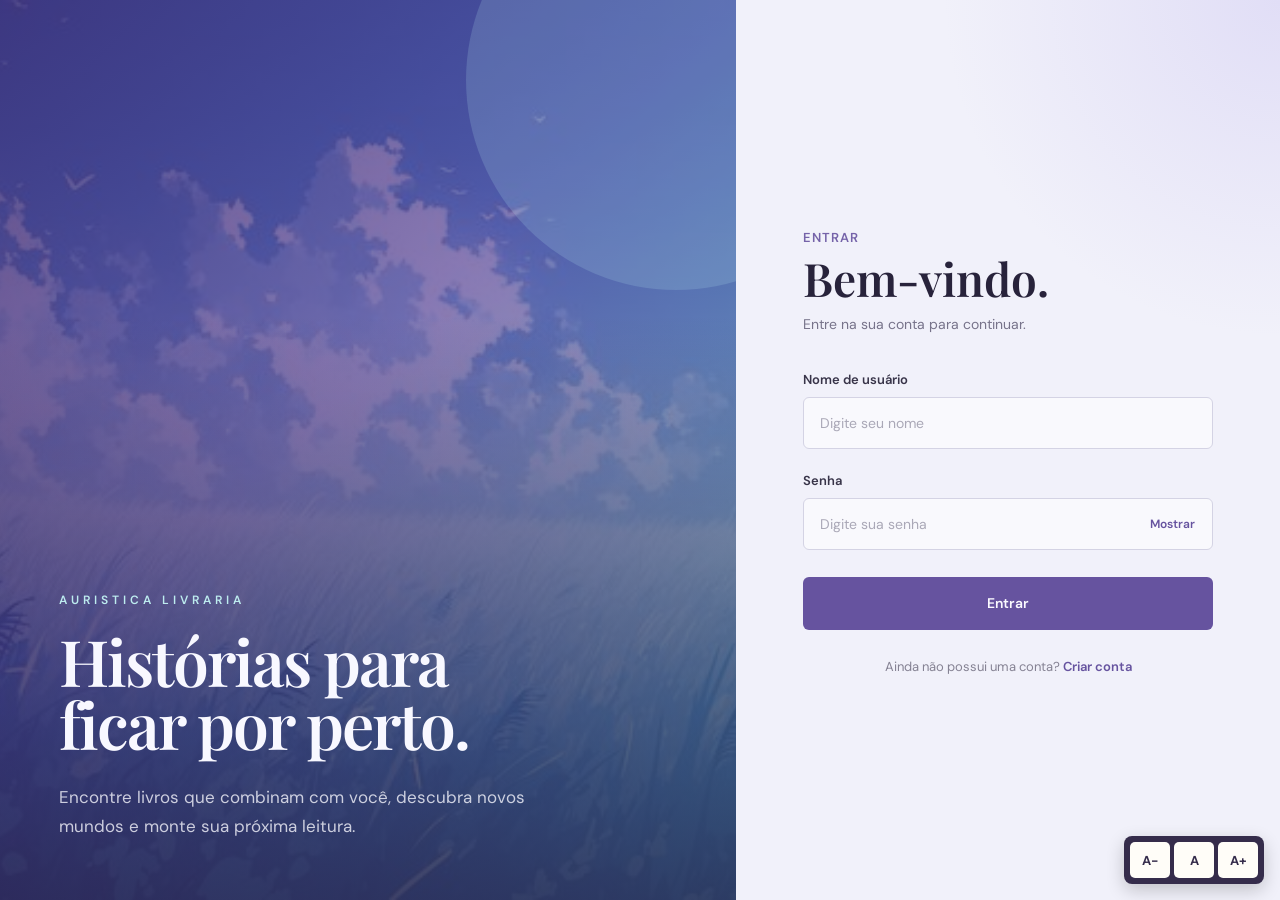
<file: index.html>
<!DOCTYPE html>
<html lang="pt-BR">
<head>
    <meta charset="UTF-8">
    <meta name="viewport" content="width=device-width, initial-scale=1.0">
    <title>Entrar — Livraria</title>
    <link rel="stylesheet" href="./src/login/login.css">
    <link rel="stylesheet" href="./src/css/acessibilidade.css">
</head>
<body>

    <a href="#conteudo" class="pular-conteudo">Pular para o formulário</a>

    <div class="login-page">

        <div class="login-visual">
            <div class="visual-content">
                <span class="eyebrow">AURISTICA LIVRARIA</span>
                <h1>Histórias para<br>ficar por perto.</h1>
                <p>
                    Encontre livros que combinam com você,
                    descubra novos mundos e monte sua próxima leitura.
                </p>
            </div>
        </div>

        <main class="login-area" id="conteudo">

            <div class="login-box">

                <div class="login-heading">
                    <span>ENTRAR</span>
                    <h2>Bem-vindo.</h2>
                    <p>Entre na sua conta para continuar.</p>
                </div>

                <form id="form-login" novalidate>

                    <div class="field">
                        <label for="usuario">Nome de usuário</label>
                        <input
                            type="text"
                            id="usuario"
                            placeholder="Digite seu nome"
                            autocomplete="username"
                            aria-describedby="usuario-erro"
                            required
                        >
                        <span class="erro" id="usuario-erro" aria-live="polite"></span>
                    </div>

                    <div class="field">
                        <label for="senha">Senha</label>
                        <div class="senha-wrapper">
                            <input
                                type="password"
                                id="senha"
                                placeholder="Digite sua senha"
                                autocomplete="current-password"
                                aria-describedby="senha-erro"
                                required
                            >
                            <button type="button" class="mostrar-senha" aria-controls="senha" aria-pressed="false">Mostrar</button>
                        </div>
                        <span class="erro" id="senha-erro" aria-live="polite"></span>
                    </div>

                    <button type="submit">Entrar</button>

                </form>

                <div class="login-footer">
                    Ainda não possui uma conta?
                    <a href="./src/login/register.html">Criar conta</a>
                </div>

            </div>

        </main>

    </div>

    <script src="./src/js/storage.js"></script>
    <script src="./src/js/login.js"></script>
    <script src="./src/js/acessibilidade.js"></script>

</body>
</html>
</file>
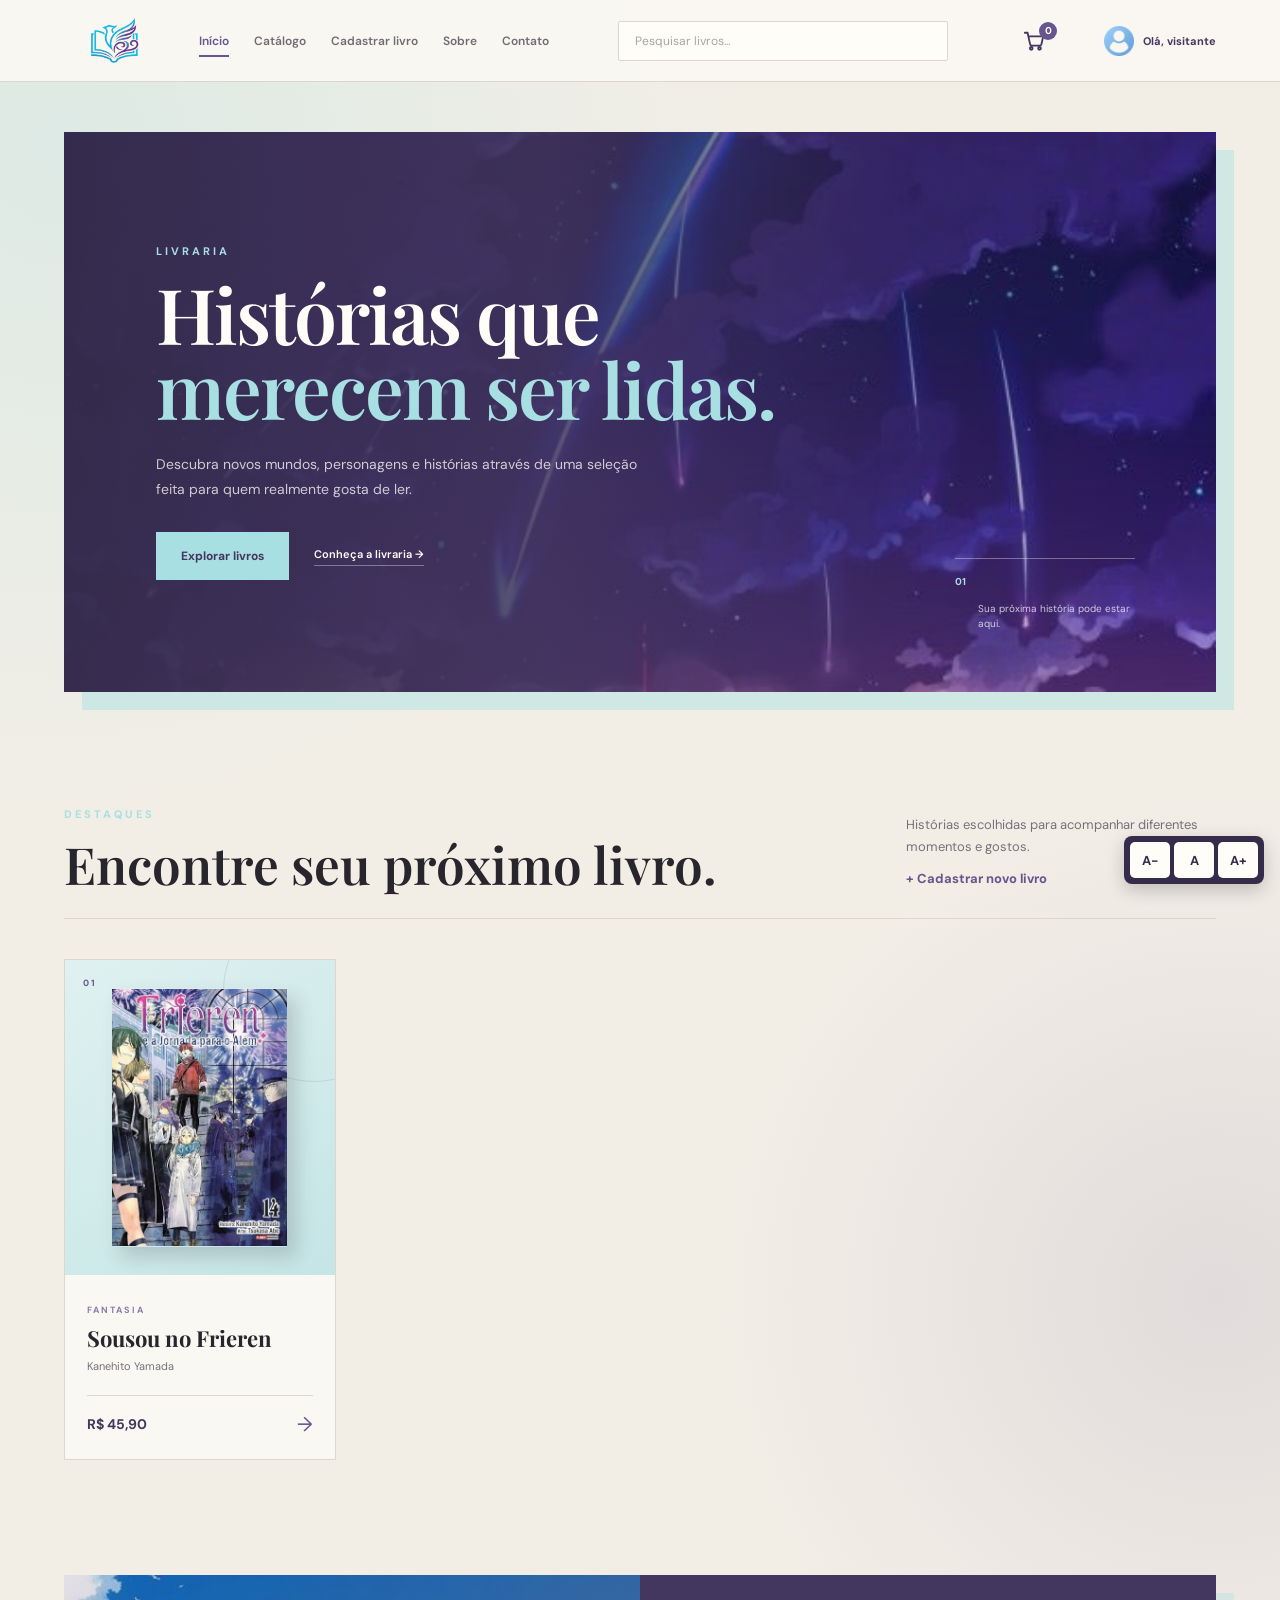
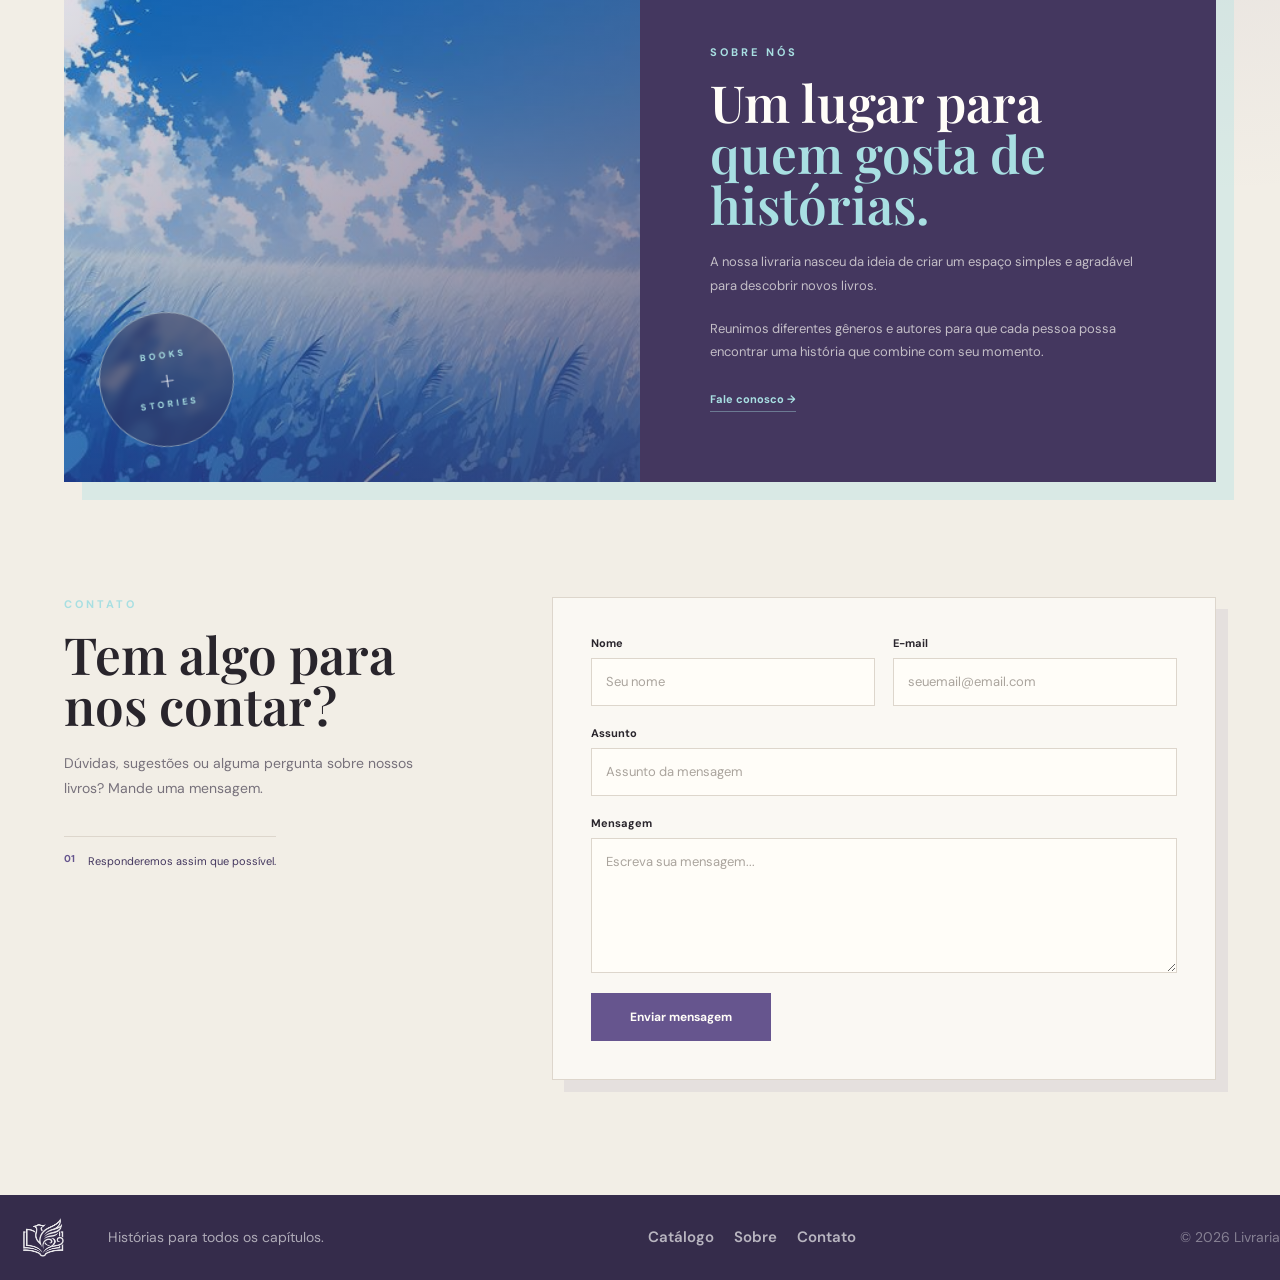
<file: src/home/home.html>
<!DOCTYPE html>
<html lang="pt-BR">

<head>
    <meta charset="UTF-8">
    <meta name="viewport" content="width=device-width, initial-scale=1.0">

    <link rel="preconnect" href="https://fonts.googleapis.com">
    <link rel="preconnect" href="https://fonts.gstatic.com" crossorigin>

    <link href="https://fonts.googleapis.com/css2?family=DM+Sans:wght@400;500;600;700&family=Playfair+Display:wght@500;600;700&display=swap" rel="stylesheet">

    <link rel="stylesheet" href="./style.css">
    <link rel="stylesheet" href="../css/acessibilidade.css">

    <title>Início — Livraria</title>
</head>

<body>

    <a href="#conteudo" class="pular-conteudo">Pular para o conteúdo</a>

    <header class="header">

        <a href="home.html" class="logo-link">
            <img
                class="logo"
                src="../img/logoauristicatrue.png"
                alt="Auristica Livraria — página inicial"
            >
        </a>

        <nav class="navigation" aria-label="Navegação principal">

            <a href="home.html" class="active" aria-current="page">
                Início
            </a>

            <a href="#catalogo">
                Catálogo
            </a>

            <a href="../product/novo-livro.html">
                Cadastrar livro
            </a>

            <a href="#sobre">
                Sobre
            </a>

            <a href="#contato">
                Contato
            </a>

        </nav>

        <form class="search" role="search" onsubmit="event.preventDefault()">
            <label for="busca" class="sr-only">Pesquisar livros</label>
            <input
                type="search"
                id="busca"
                placeholder="Pesquisar livros..."
            >
        </form>

        <a href="../product/carrinho.html" class="cart-link">
            <svg aria-hidden="true" viewBox="0 0 24 24" width="22" height="22" fill="none" stroke="currentColor" stroke-width="2" stroke-linecap="round" stroke-linejoin="round">
                <circle cx="9" cy="20" r="1.5"></circle>
                <circle cx="18" cy="20" r="1.5"></circle>
                <path d="M2 3h3l2.7 12.4a2 2 0 0 0 2 1.6h8.4a2 2 0 0 0 2-1.5L22 7H6"></path>
            </svg>
            <span class="sr-only">Carrinho com</span>
            <span class="cart-count" id="carrinho-contador">0</span>
            <span class="sr-only">item(ns)</span>
        </a>

        <div class="user">

            <img
                src="../img/Userbeta.png"
                alt=""
            >

            <span id="username">
                Olá, visitante
            </span>

            <button type="button" id="sair" class="logout" hidden>
                Sair
            </button>

        </div>

    </header>


    <main id="conteudo">

        <section class="hero" aria-labelledby="hero-titulo">

            <img
                class="hero-image"
                src="../img/banner2.jpg"
                alt=""
            >

            <div class="hero-overlay"></div>

            <div class="hero-content">

                <span class="eyebrow">
                    LIVRARIA
                </span>

                <h1 id="hero-titulo">
                    Histórias que
                    <span>merecem ser lidas.</span>
                </h1>

                <p>
                    Descubra novos mundos, personagens e histórias
                    através de uma seleção feita para quem realmente
                    gosta de ler.
                </p>

                <div class="hero-actions">

                    <a href="#catalogo" class="hero-button">
                        Explorar livros
                    </a>

                    <a href="#sobre" class="hero-link">
                        Conheça a livraria <span aria-hidden="true">→</span>
                    </a>

                </div>

            </div>

            <div class="hero-note" aria-hidden="true">

                <span>01</span>

                <p>
                    Sua próxima história
                    pode estar aqui.
                </p>

            </div>

        </section>


        <section class="catalog" id="catalogo" aria-labelledby="catalogo-titulo">

            <div class="section-heading">

                <div>

                    <span class="eyebrow">
                        DESTAQUES
                    </span>

                    <h2 id="catalogo-titulo">
                        Encontre seu próximo livro.
                    </h2>

                </div>

                <p>
                    Histórias escolhidas para acompanhar
                    diferentes momentos e gostos.
                    <a href="../product/novo-livro.html" class="catalog-add">
                        + Cadastrar novo livro
                    </a>
                </p>

            </div>

            <p class="catalog-status" id="catalogo-status" aria-live="polite"></p>

            <div class="books" id="lista-livros"></div>

        </section>


        <section class="about" id="sobre" aria-labelledby="sobre-titulo">

            <div class="about-image">

                <img
                    src="../img/banner.jpg"
                    alt="Estantes com livros da livraria"
                >

                <div class="about-stamp" aria-hidden="true">
                    <span>BOOKS</span>
                    <strong>+</strong>
                    <span>STORIES</span>
                </div>

            </div>

            <div class="about-content">

                <span class="eyebrow">
                    SOBRE NÓS
                </span>

                <h2 id="sobre-titulo">
                    Um lugar para
                    <span>quem gosta de histórias.</span>
                </h2>

                <p>
                    A nossa livraria nasceu da ideia de criar um espaço
                    simples e agradável para descobrir novos livros.
                </p>

                <p>
                    Reunimos diferentes gêneros e autores para que cada
                    pessoa possa encontrar uma história que combine com
                    seu momento.
                </p>

                <a href="#contato" class="about-link">
                    Fale conosco <span aria-hidden="true">→</span>
                </a>

            </div>

        </section>


        <section class="contact" id="contato" aria-labelledby="contato-titulo">

            <div class="contact-heading">

                <span class="eyebrow">
                    CONTATO
                </span>

                <h2 id="contato-titulo">
                    Tem algo para nos contar?
                </h2>

                <p>
                    Dúvidas, sugestões ou alguma pergunta sobre nossos
                    livros? Mande uma mensagem.
                </p>

                <div class="contact-detail">

                    <span aria-hidden="true">01</span>

                    <p>
                        Responderemos assim que possível.
                    </p>

                </div>

            </div>


            <form class="contact-form" id="form-contato" novalidate>

                <p class="mensagem-sucesso" id="contato-sucesso" role="status"></p>

                <div class="form-row">

                    <div class="field">

                        <label for="nome">
                            Nome
                        </label>

                        <input
                            type="text"
                            id="nome"
                            placeholder="Seu nome"
                            autocomplete="name"
                            aria-describedby="nome-erro"
                            required
                        >

                        <span class="erro" id="nome-erro"></span>

                    </div>

                    <div class="field">

                        <label for="email">
                            E-mail
                        </label>

                        <input
                            type="email"
                            id="email"
                            placeholder="seuemail@email.com"
                            autocomplete="email"
                            aria-describedby="email-erro"
                            required
                        >

                        <span class="erro" id="email-erro"></span>

                    </div>

                </div>


                <div class="field">

                    <label for="assunto">
                        Assunto
                    </label>

                    <input
                        type="text"
                        id="assunto"
                        placeholder="Assunto da mensagem"
                        aria-describedby="assunto-erro"
                        required
                    >

                    <span class="erro" id="assunto-erro"></span>

                </div>


                <div class="field">

                    <label for="mensagem">
                        Mensagem
                    </label>

                    <textarea
                        id="mensagem"
                        placeholder="Escreva sua mensagem..."
                        aria-describedby="mensagem-erro"
                        required
                    ></textarea>

                    <span class="erro" id="mensagem-erro"></span>

                </div>


                <button type="submit">
                    Enviar mensagem
                </button>

            </form>

        </section>

    </main>


    <footer class="footer">

        <div class="footer-content">

            <div class="footer-brand">

                <img
                    src="../img/logoauristicatrue.png"
                    alt="Auristica Livraria"
                >

                <p>
                    Histórias para todos os capítulos.
                </p>

            </div>

            <nav class="footer-links" aria-label="Links do rodapé">

                <a href="#catalogo">
                    Catálogo
                </a>

                <a href="#sobre">
                    Sobre
                </a>

                <a href="#contato">
                    Contato
                </a>

            </nav>

            <p class="copyright">
                © 2026 Livraria
            </p>

        </div>

    </footer>


    <script src="../js/storage.js"></script>
    <script src="../js/catalogo.js"></script>
    <script src="../js/acessibilidade.js"></script>

</body>

</html>
</file>
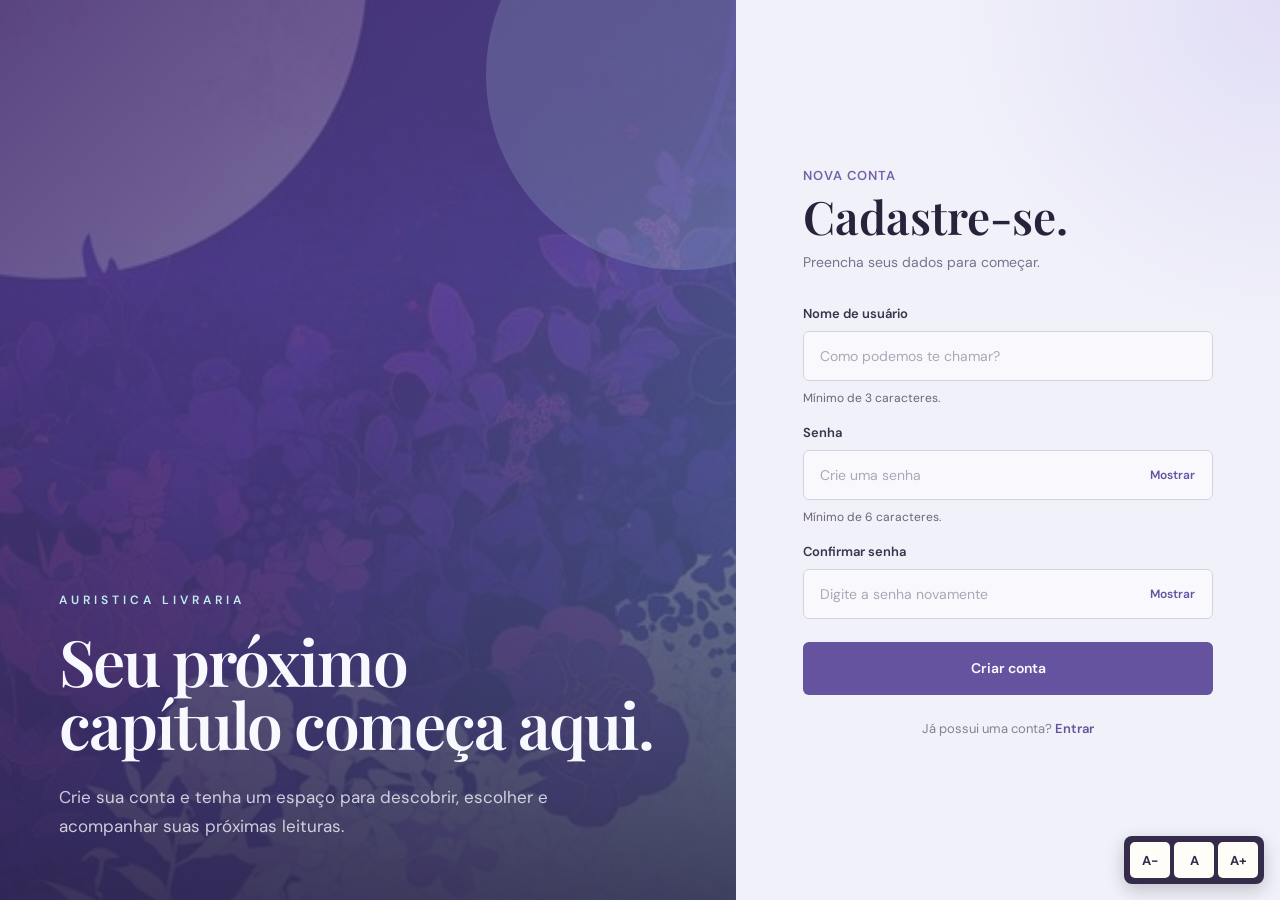
<file: src/login/register.html>
<!DOCTYPE html>
<html lang="pt-BR">
<head>
    <meta charset="UTF-8">
    <meta name="viewport" content="width=device-width, initial-scale=1.0">
    <title>Criar conta — Livraria</title>
    <link rel="stylesheet" href="./register.css">
    <link rel="stylesheet" href="../css/acessibilidade.css">
</head>
<body>

    <a href="#conteudo" class="pular-conteudo">Pular para o formulário</a>

    <div class="login-page">

        <div class="login-visual">
            <div class="visual-content">
                <span class="eyebrow">AURISTICA LIVRARIA</span>
                <h1>Seu próximo<br>capítulo começa aqui.</h1>
                <p>
                    Crie sua conta e tenha um espaço para descobrir,
                    escolher e acompanhar suas próximas leituras.
                </p>
            </div>
        </div>

        <main class="login-area" id="conteudo">

            <div class="login-box">

                <div class="login-heading">
                    <span>NOVA CONTA</span>
                    <h2>Cadastre-se.</h2>
                    <p>Preencha seus dados para começar.</p>
                </div>

                <form id="form-cadastro" novalidate>

                    <div class="field">
                        <label for="usuario">Nome de usuário</label>
                        <input
                            type="text"
                            id="usuario"
                            placeholder="Como podemos te chamar?"
                            autocomplete="username"
                            aria-describedby="usuario-dica usuario-erro"
                            required
                        >
                        <small class="dica" id="usuario-dica">Mínimo de 3 caracteres.</small>
                        <span class="erro" id="usuario-erro" aria-live="polite"></span>
                    </div>

                    <div class="field">
                        <label for="senha">Senha</label>
                        <div class="senha-wrapper">
                            <input
                                type="password"
                                id="senha"
                                placeholder="Crie uma senha"
                                autocomplete="new-password"
                                aria-describedby="senha-dica senha-erro"
                                required
                            >
                            <button type="button" class="mostrar-senha" aria-controls="senha" aria-pressed="false">Mostrar</button>
                        </div>
                        <small class="dica" id="senha-dica">Mínimo de 6 caracteres.</small>
                        <span class="erro" id="senha-erro" aria-live="polite"></span>
                    </div>

                    <div class="field">
                        <label for="confirmar">Confirmar senha</label>
                        <div class="senha-wrapper">
                            <input
                                type="password"
                                id="confirmar"
                                placeholder="Digite a senha novamente"
                                autocomplete="new-password"
                                aria-describedby="confirmar-erro"
                                required
                            >
                            <button type="button" class="mostrar-senha" aria-controls="confirmar" aria-pressed="false">Mostrar</button>
                        </div>
                        <span class="erro" id="confirmar-erro" aria-live="polite"></span>
                    </div>

                    <button type="submit">Criar conta</button>

                </form>

                <div class="login-footer">
                    Já possui uma conta?
                    <a href="../../index.html">Entrar</a>
                </div>

            </div>

        </main>

    </div>

    <script src="../js/storage.js"></script>
    <script src="../js/login.js"></script>
    <script src="../js/acessibilidade.js"></script>

</body>
</html>
</file>
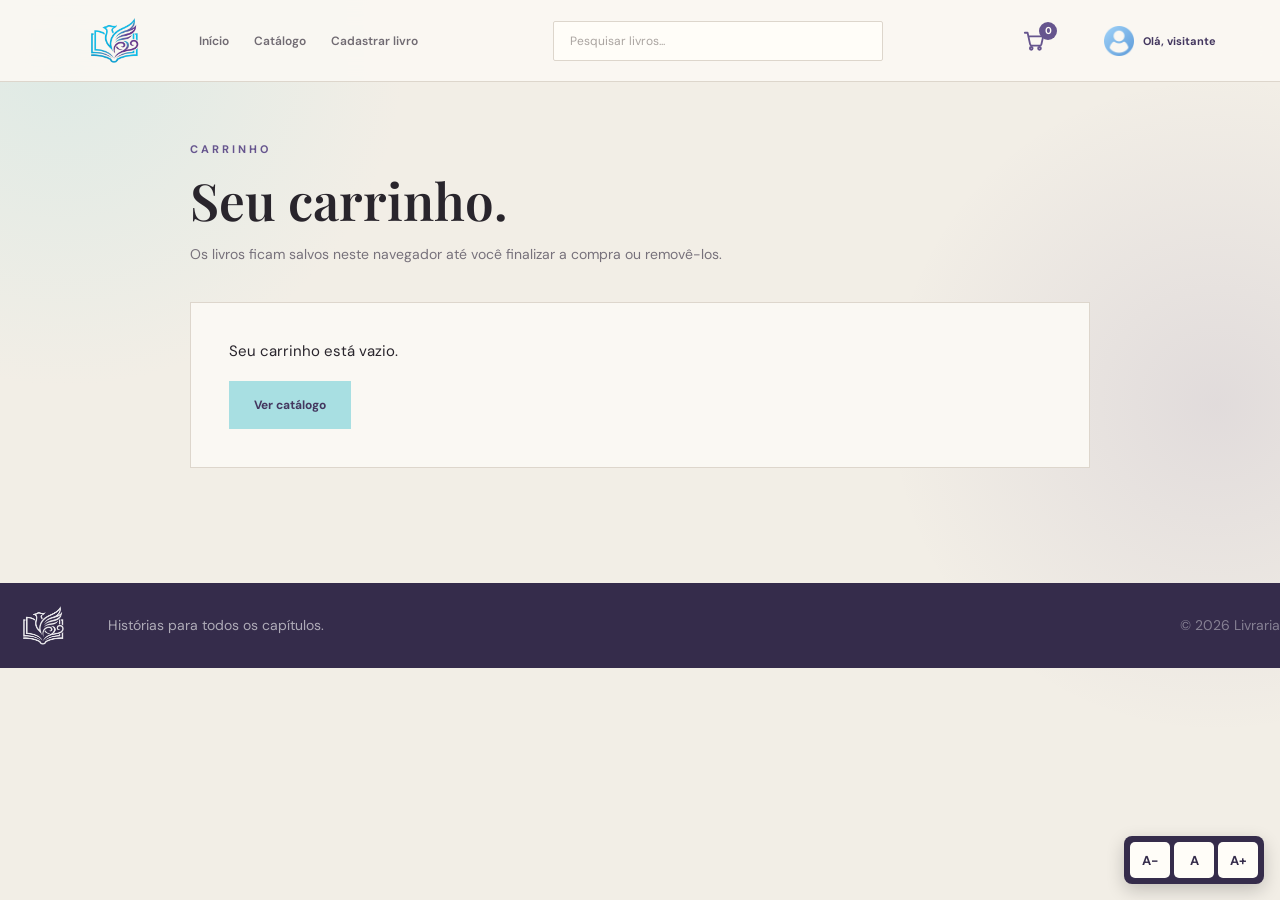
<file: src/product/carrinho.html>
<!DOCTYPE html>
<html lang="pt-BR">

<head>
    <meta charset="UTF-8">
    <meta name="viewport" content="width=device-width, initial-scale=1.0">

    <link rel="stylesheet" href="../home/style.css">
    <link rel="stylesheet" href="../css/acessibilidade.css">

    <title>Carrinho — Livraria</title>
</head>

<body>

    <a href="#conteudo" class="pular-conteudo">Pular para o conteúdo</a>

    <header class="header">

        <a href="../home/home.html" class="logo-link">
            <img
                class="logo"
                src="../img/logoauristicatrue.png"
                alt="Auristica Livraria — página inicial"
            >
        </a>

        <nav class="navigation" aria-label="Navegação principal">

            <a href="../home/home.html">
                Início
            </a>

            <a href="../home/home.html#catalogo">
                Catálogo
            </a>

            <a href="novo-livro.html">
                Cadastrar livro
            </a>

        </nav>

        <form class="search" role="search" action="../home/home.html">
            <label for="busca" class="sr-only">Pesquisar livros</label>
            <input
                type="search"
                id="busca"
                name="busca"
                placeholder="Pesquisar livros..."
            >
        </form>

        <a href="carrinho.html" class="cart-link active" aria-current="page">
            <svg aria-hidden="true" viewBox="0 0 24 24" width="22" height="22" fill="none" stroke="currentColor" stroke-width="2" stroke-linecap="round" stroke-linejoin="round">
                <circle cx="9" cy="20" r="1.5"></circle>
                <circle cx="18" cy="20" r="1.5"></circle>
                <path d="M2 3h3l2.7 12.4a2 2 0 0 0 2 1.6h8.4a2 2 0 0 0 2-1.5L22 7H6"></path>
            </svg>
            <span class="sr-only">Carrinho com</span>
            <span class="cart-count" id="carrinho-contador">0</span>
            <span class="sr-only">item(ns)</span>
        </a>

        <div class="user">

            <img
                src="../img/Userbeta.png"
                alt=""
            >

            <span id="username">
                Olá, visitante
            </span>

            <button type="button" id="sair" class="logout" hidden>
                Sair
            </button>

        </div>

    </header>


    <main id="conteudo" class="new-book cart">

        <div class="new-book-heading">

            <span class="eyebrow">
                CARRINHO
            </span>

            <h1>
                Seu carrinho.
            </h1>

            <p>
                Os livros ficam salvos neste navegador até você finalizar a compra ou removê-los.
            </p>

        </div>


        <p class="mensagem-sucesso" id="carrinho-status" role="status" tabindex="-1"></p>

        <p class="erro" id="carrinho-erro" role="alert"></p>


        <div class="cart-empty" id="carrinho-vazio" hidden>
            <p>
                Seu carrinho está vazio.
            </p>
            <a href="../home/home.html#catalogo" class="hero-button">Ver catálogo</a>
        </div>


        <section id="carrinho-conteudo" aria-label="Itens do carrinho" hidden>

            <ul class="cart-list" id="carrinho-lista"></ul>

            <div class="cart-summary">

                <p>
                    Total
                    <strong id="carrinho-total"></strong>
                </p>

                <button type="button" id="limpar-carrinho" class="cart-secondary">
                    Esvaziar carrinho
                </button>

                <button type="button" id="finalizar-compra">
                    Finalizar compra
                </button>

            </div>

        </section>

    </main>


    <footer class="footer">

        <div class="footer-content">

            <div class="footer-brand">

                <img
                    src="../img/logoauristicatrue.png"
                    alt="Auristica Livraria"
                >

                <p>
                    Histórias para todos os capítulos.
                </p>

            </div>

            <p class="copyright">
                © 2026 Livraria
            </p>

        </div>

    </footer>


    <script src="../js/storage.js"></script>
    <script src="../js/carrinho.js"></script>
    <script src="../js/acessibilidade.js"></script>

</body>

</html>
</file>
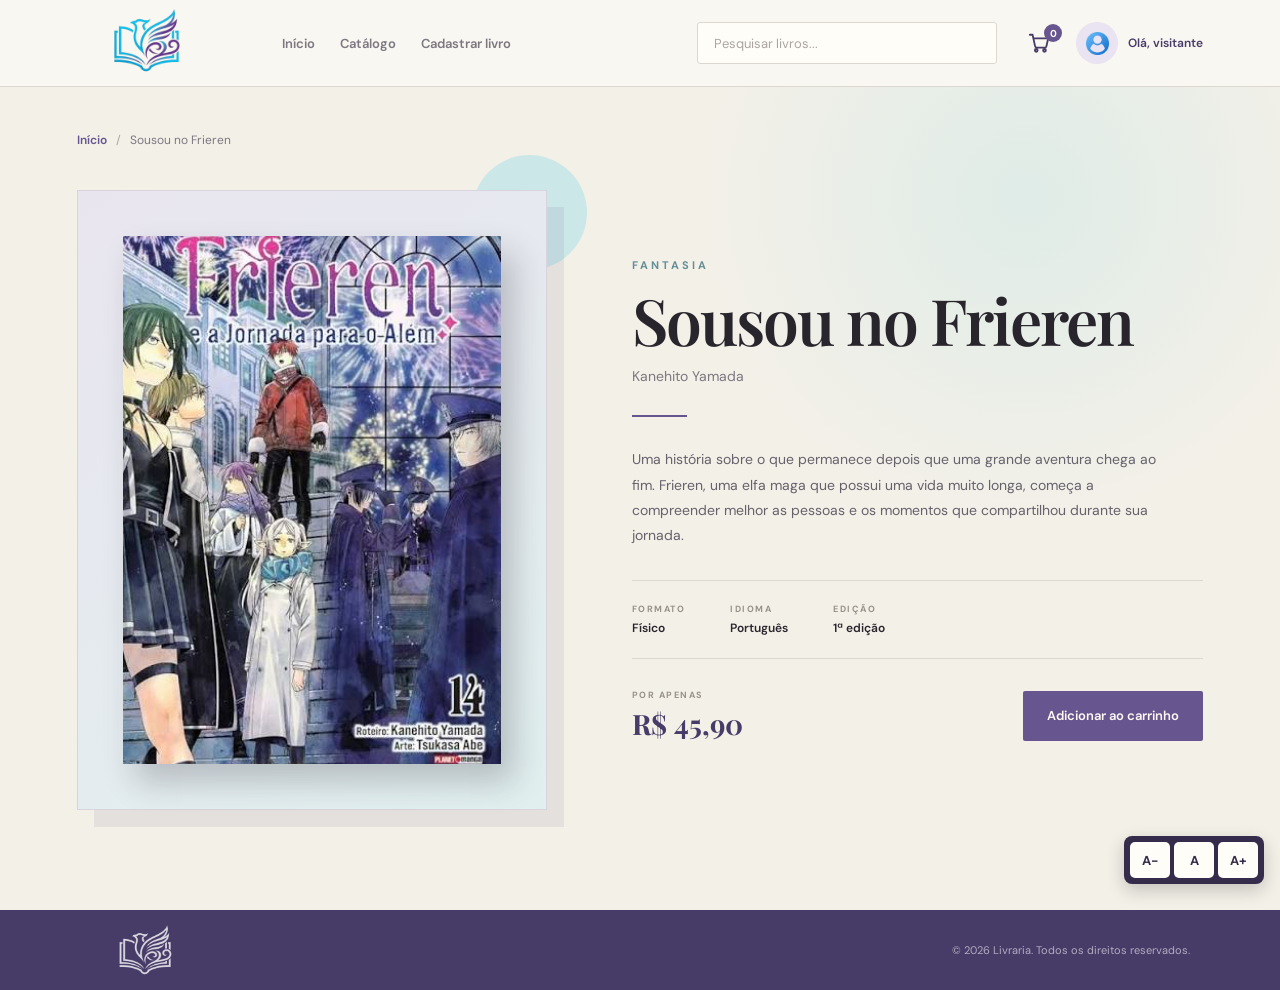
<file: src/product/livro.html>
<!DOCTYPE html>
<html lang="pt-BR">

<head>
    <meta charset="UTF-8">
    <meta name="viewport" content="width=device-width, initial-scale=1.0">

    <title>Livro | Livraria</title>

    <link rel="stylesheet" href="./livro.css">
    <link rel="stylesheet" href="../css/acessibilidade.css">
</head>

<body>

    <a href="#conteudo" class="pular-conteudo">Pular para o conteúdo</a>

    <header class="header">

        <div class="header-content">

            <a href="../home/home.html">
                <img
                    class="logo"
                    src="../img/logoauristicatrue.png"
                    alt="Auristica Livraria — página inicial"
                >
            </a>

            <nav class="navigation" aria-label="Navegação principal">

                <a href="../home/home.html">
                    Início
                </a>

                <a href="../home/home.html#catalogo">
                    Catálogo
                </a>

                <a href="novo-livro.html">
                    Cadastrar livro
                </a>

            </nav>

            <form class="search" role="search" action="../home/home.html">
                <label for="busca" class="sr-only">Pesquisar livros</label>
                <input
                    type="search"
                    id="busca"
                    name="busca"
                    placeholder="Pesquisar livros..."
                >
            </form>

            <a href="carrinho.html" class="cart-link">
                <svg aria-hidden="true" viewBox="0 0 24 24" width="22" height="22" fill="none" stroke="currentColor" stroke-width="2" stroke-linecap="round" stroke-linejoin="round">
                    <circle cx="9" cy="20" r="1.5"></circle>
                    <circle cx="18" cy="20" r="1.5"></circle>
                    <path d="M2 3h3l2.7 12.4a2 2 0 0 0 2 1.6h8.4a2 2 0 0 0 2-1.5L22 7H6"></path>
                </svg>
                <span class="sr-only">Carrinho com</span>
                <span class="cart-count" id="carrinho-contador">0</span>
                <span class="sr-only">item(ns)</span>
            </a>

            <div class="user-area">

                <div class="user">

                    <img
                        src="../img/Userbeta.png"
                        alt=""
                    >

                </div>

                <span id="username">
                    Olá, visitante
                </span>

                <button type="button" id="sair" class="logout" hidden>
                    Sair
                </button>

            </div>

        </div>

    </header>


    <main id="conteudo">

        <nav class="breadcrumb" aria-label="Você está em">

            <a href="../home/home.html">
                Início
            </a>

            <span aria-hidden="true">/</span>

            <span aria-current="page" id="breadcrumb-titulo">Livro</span>

        </nav>


        <section class="product" id="produto" aria-labelledby="livro-titulo">

            <div class="product-image">

                <div class="image-background" id="livro-capa"></div>

            </div>


            <div class="product-info">

                <span class="category" id="livro-categoria"></span>

                <h1 id="livro-titulo">
                    Carregando...
                </h1>

                <p class="author" id="livro-autor"></p>

                <div class="line" aria-hidden="true"></div>

                <p class="description" id="livro-descricao"></p>

                <dl class="details">

                    <div>
                        <dt>FORMATO</dt>
                        <dd id="livro-formato"></dd>
                    </div>

                    <div>
                        <dt>IDIOMA</dt>
                        <dd id="livro-idioma"></dd>
                    </div>

                    <div>
                        <dt>EDIÇÃO</dt>
                        <dd id="livro-edicao"></dd>
                    </div>

                </dl>

                <div class="purchase">

                    <div class="price">

                        <span>
                            POR APENAS
                        </span>

                        <strong id="livro-preco"></strong>

                    </div>

                    <button type="button" id="adicionar-carrinho">
                        Adicionar ao carrinho
                    </button>

                </div>

                <p class="mensagem-sucesso" id="carrinho-status" role="status"></p>

            </div>

        </section>


        <section class="not-found" id="nao-encontrado" hidden>

            <h1>Livro não encontrado.</h1>

            <p>
                Esse livro não existe ou foi removido.
            </p>

            <a href="../home/home.html#catalogo">Voltar ao catálogo</a>

        </section>

    </main>


    <footer class="footer">

        <img
            src="../img/logoauristicatrue.png"
            alt="Auristica Livraria"
        >

        <p>
            &copy; 2026 Livraria. Todos os direitos reservados.
        </p>

    </footer>


    <script src="../js/storage.js"></script>
    <script src="../js/livro.js"></script>
    <script src="../js/acessibilidade.js"></script>

</body>

</html>
</file>
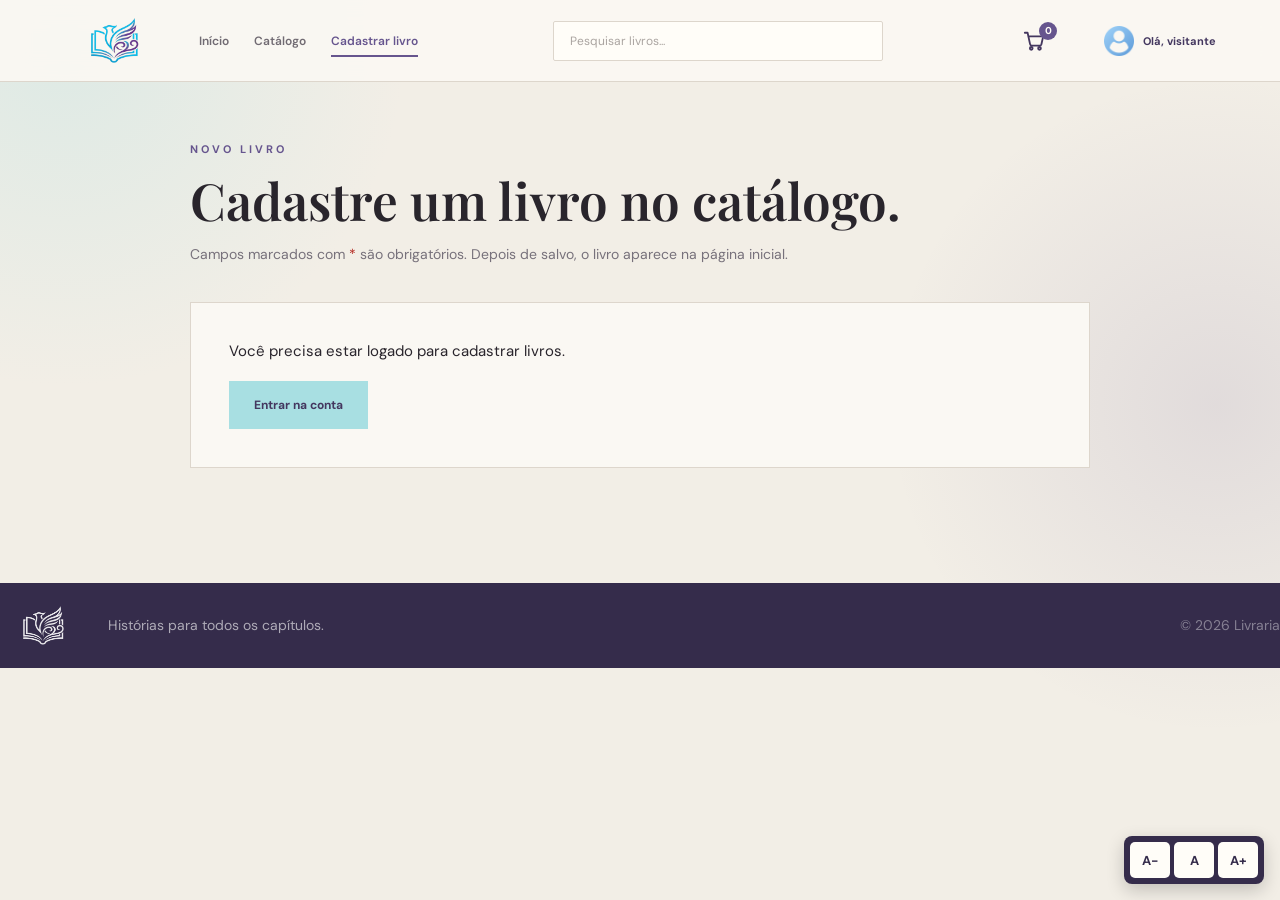
<file: src/product/novo-livro.html>
<!DOCTYPE html>
<html lang="pt-BR">

<head>
    <meta charset="UTF-8">
    <meta name="viewport" content="width=device-width, initial-scale=1.0">

    <link rel="stylesheet" href="../home/style.css">
    <link rel="stylesheet" href="../css/acessibilidade.css">

    <title>Cadastrar livro — Livraria</title>
</head>

<body>

    <a href="#conteudo" class="pular-conteudo">Pular para o conteúdo</a>

    <header class="header">

        <a href="../home/home.html" class="logo-link">
            <img
                class="logo"
                src="../img/logoauristicatrue.png"
                alt="Auristica Livraria — página inicial"
            >
        </a>

        <nav class="navigation" aria-label="Navegação principal">

            <a href="../home/home.html">
                Início
            </a>

            <a href="../home/home.html#catalogo">
                Catálogo
            </a>

            <a href="novo-livro.html" class="active" aria-current="page">
                Cadastrar livro
            </a>

        </nav>

        <form class="search" role="search" action="../home/home.html">
            <label for="busca" class="sr-only">Pesquisar livros</label>
            <input
                type="search"
                id="busca"
                name="busca"
                placeholder="Pesquisar livros..."
            >
        </form>

        <a href="carrinho.html" class="cart-link">
            <svg aria-hidden="true" viewBox="0 0 24 24" width="22" height="22" fill="none" stroke="currentColor" stroke-width="2" stroke-linecap="round" stroke-linejoin="round">
                <circle cx="9" cy="20" r="1.5"></circle>
                <circle cx="18" cy="20" r="1.5"></circle>
                <path d="M2 3h3l2.7 12.4a2 2 0 0 0 2 1.6h8.4a2 2 0 0 0 2-1.5L22 7H6"></path>
            </svg>
            <span class="sr-only">Carrinho com</span>
            <span class="cart-count" id="carrinho-contador">0</span>
            <span class="sr-only">item(ns)</span>
        </a>

        <div class="user">

            <img
                src="../img/Userbeta.png"
                alt=""
            >

            <span id="username">
                Olá, visitante
            </span>

            <button type="button" id="sair" class="logout" hidden>
                Sair
            </button>

        </div>

    </header>


    <main id="conteudo" class="new-book">

        <div class="new-book-heading">

            <span class="eyebrow">
                NOVO LIVRO
            </span>

            <h1>
                Cadastre um livro no catálogo.
            </h1>

            <p>
                Campos marcados com <abbr title="obrigatório">*</abbr> são obrigatórios.
                Depois de salvo, o livro aparece na página inicial.
            </p>

        </div>


        <div class="aviso-login" id="aviso-login" hidden>
            <p>
                Você precisa estar logado para cadastrar livros.
            </p>
            <a href="../../index.html" class="hero-button">Entrar na conta</a>
        </div>


        <form class="book-form" id="form-livro" novalidate hidden>

            <p class="mensagem-sucesso" id="livro-sucesso" role="status" tabindex="-1"></p>

            <div class="form-row">

                <div class="field">
                    <label for="titulo">Título <abbr title="obrigatório">*</abbr></label>
                    <input
                        type="text"
                        id="titulo"
                        placeholder="Ex.: Dom Casmurro"
                        aria-describedby="titulo-erro"
                        required
                    >
                    <span class="erro" id="titulo-erro"></span>
                </div>

                <div class="field">
                    <label for="autor">Autor <abbr title="obrigatório">*</abbr></label>
                    <input
                        type="text"
                        id="autor"
                        placeholder="Ex.: Machado de Assis"
                        aria-describedby="autor-erro"
                        required
                    >
                    <span class="erro" id="autor-erro"></span>
                </div>

            </div>


            <div class="form-row">

                <div class="field">
                    <label for="categoria">Categoria <abbr title="obrigatório">*</abbr></label>
                    <select id="categoria" aria-describedby="categoria-erro" required>
                        <option value="">Selecione uma categoria</option>
                        <option>Fantasia</option>
                        <option>Romance</option>
                        <option>Ficção científica</option>
                        <option>Suspense</option>
                        <option>Terror</option>
                        <option>Mangá</option>
                        <option>Biografia</option>
                        <option>Infantil</option>
                        <option>Clássico</option>
                        <option>Outro</option>
                    </select>
                    <span class="erro" id="categoria-erro"></span>
                </div>

                <div class="field">
                    <label for="preco">Preço (R$) <abbr title="obrigatório">*</abbr></label>
                    <input
                        type="number"
                        id="preco"
                        placeholder="Ex.: 39,90"
                        min="0"
                        step="0.01"
                        inputmode="decimal"
                        aria-describedby="preco-erro"
                        required
                    >
                    <span class="erro" id="preco-erro"></span>
                </div>

            </div>


            <div class="form-row form-row-3">

                <div class="field">
                    <label for="formato">Formato</label>
                    <select id="formato">
                        <option>Físico</option>
                        <option>Digital</option>
                    </select>
                </div>

                <div class="field">
                    <label for="idioma">Idioma</label>
                    <input
                        type="text"
                        id="idioma"
                        value="Português"
                    >
                </div>

                <div class="field">
                    <label for="edicao">Edição</label>
                    <input
                        type="text"
                        id="edicao"
                        placeholder="Ex.: 1ª edição"
                    >
                </div>

            </div>


            <div class="field">
                <label for="descricao">Descrição <abbr title="obrigatório">*</abbr></label>
                <textarea
                    id="descricao"
                    placeholder="Conte um pouco sobre a história..."
                    aria-describedby="descricao-erro"
                    required
                ></textarea>
                <span class="erro" id="descricao-erro"></span>
            </div>


            <div class="field">
                <label for="capa">Capa do livro</label>
                <input
                    type="file"
                    id="capa"
                    accept="image/*"
                    aria-describedby="capa-dica capa-erro"
                >
                <small class="dica" id="capa-dica">Opcional. Imagem de até 1 MB.</small>
                <span class="erro" id="capa-erro"></span>
                <img class="capa-preview" id="capa-preview" alt="Pré-visualização da capa escolhida" hidden>
            </div>


            <button type="submit">
                Cadastrar livro
            </button>

        </form>

    </main>


    <footer class="footer">

        <div class="footer-content">

            <div class="footer-brand">

                <img
                    src="../img/logoauristicatrue.png"
                    alt="Auristica Livraria"
                >

                <p>
                    Histórias para todos os capítulos.
                </p>

            </div>

            <p class="copyright">
                © 2026 Livraria
            </p>

        </div>

    </footer>


    <script src="../js/storage.js"></script>
    <script src="../js/cadastro-livro.js"></script>
    <script src="../js/acessibilidade.js"></script>

</body>

</html>
</file>
<file: src/login/login.css>
@import url('https://fonts.googleapis.com/css2?family=DM+Sans:wght@400;500;600&family=Playfair+Display:wght@500;600;700&display=swap');

* {
    margin: 0;
    padding: 0;
    box-sizing: border-box;
}

body {
    min-height: 100vh;
    background: #eeeefa;
    color: #242235;
    font-family: 'DM Sans', sans-serif;
}

.login-page {
    min-height: 100vh;
    display: grid;
    grid-template-columns: 1.15fr 0.85fr;
}

.login-visual {
    position: relative;
    min-height: 100vh;
    display: flex;
    align-items: flex-end;
    padding: 8%;
    overflow: hidden;

    background:
        linear-gradient(
            135deg,
            rgba(68, 48, 119, 0.88),
            rgba(91, 70, 151, 0.72) 45%,
            rgba(91, 164, 183, 0.68)
        ),
        url('../img/banner.jpg') center / cover;
}

.login-visual::before {
    content: '';
    position: absolute;
    width: 420px;
    height: 420px;
    right: -150px;
    top: -130px;
    border-radius: 50%;
    background: rgba(181, 232, 237, 0.18);
}

.login-visual::after {
    content: '';
    position: absolute;
    inset: 0;
    background:
        linear-gradient(
            180deg,
            transparent 35%,
            rgba(37, 28, 67, 0.72)
        );
}

.visual-content {
    position: relative;
    z-index: 1;
    max-width: 650px;
    color: #f8f8ff;
}

.eyebrow {
    display: block;
    margin-bottom: 22px;
    color: #bdecef;
    font-size: 12px;
    font-weight: 600;
    letter-spacing: 4px;
}

.visual-content h1 {
    font-family: 'Playfair Display', serif;
    font-size: clamp(48px, 5vw, 78px);
    line-height: 0.98;
    font-weight: 600;
    letter-spacing: -2px;
}

.visual-content p {
    max-width: 500px;
    margin-top: 28px;
    color: rgba(248, 248, 255, 0.78);
    font-size: 17px;
    line-height: 1.7;
}

.login-area {
    min-height: 100vh;
    display: flex;
    align-items: center;
    justify-content: center;
    padding: 50px;

    background:
        radial-gradient(
            circle at 100% 0%,
            rgba(177, 165, 235, 0.25),
            transparent 32%
        ),
        #f1f1fa;
}

.login-box {
    width: 100%;
    max-width: 410px;
}

.login-heading {
    margin-bottom: 38px;
}

.login-heading span {
    color: #7563a9;
    font-size: 13px;
    font-weight: 600;
    letter-spacing: 1px;
}

.login-heading h2 {
    margin-top: 8px;
    font-family: 'Playfair Display', serif;
    font-size: 46px;
    font-weight: 600;
    line-height: 1;
    color: #28233b;
}

.login-heading p {
    margin-top: 14px;
    color: #77738a;
    font-size: 14px;
}

.login-box form {
    display: flex;
    flex-direction: column;
    gap: 23px;
}

.field {
    display: flex;
    flex-direction: column;
    gap: 9px;
}

.field label {
    color: #383449;
    font-size: 13px;
    font-weight: 600;
}

.field input {
    width: 100%;
    height: 52px;
    padding: 0 16px;

    border: 1px solid #d4d3e4;
    border-radius: 6px;

    outline: none;
    background: #f9f9fd;
    color: #29263a;

    font-family: inherit;
    font-size: 14px;

    transition: 0.2s ease;
}

.field input::placeholder {
    color: #aaa8b7;
}

.field input:focus {
    border-color: #8a78c5;
    background: #ffffff;
    box-shadow: 0 0 0 3px rgba(138, 120, 197, 0.10);
}

.login-box button {
    width: 100%;
    height: 53px;
    margin-top: 4px;

    border: 0;
    border-radius: 6px;

    background: #66539f;
    color: #fbfaff;

    font-family: inherit;
    font-size: 14px;
    font-weight: 600;

    cursor: pointer;
    transition: 0.25s ease;
}

.login-box button:hover {
    background: #58458f;
    transform: translateY(-1px);
    box-shadow: 0 7px 18px rgba(88, 69, 143, 0.18);
}

.login-footer {
    margin-top: 28px;
    text-align: center;
    color: #858293;
    font-size: 13px;
}

.login-footer a {
    color: #66539f;
    font-weight: 600;
    text-decoration: none;
}

.login-footer a:hover {
    text-decoration: underline;
}

@media (max-width: 800px) {
    .login-page {
        grid-template-columns: 1fr;
    }

    .login-visual {
        min-height: 300px;
        padding: 40px;
    }

    .visual-content h1 {
        font-size: 48px;
    }

    .visual-content p {
        margin-top: 18px;
        font-size: 14px;
    }

    .login-area {
        min-height: auto;
        padding: 60px 25px;
    }
}

@media (max-width: 480px) {
    .login-visual {
        min-height: 260px;
        padding: 30px;
    }

    .visual-content h1 {
        font-size: 40px;
    }

    .visual-content p {
        display: none;
    }

    .login-area {
        padding: 45px 22px;
    }

    .login-heading h2 {
        font-size: 40px;
    }
}
</file>
<file: src/css/acessibilidade.css>
/* GERAL */

[hidden] {
    display: none !important;
}

.sr-only {
    position: absolute;
    width: 1px;
    height: 1px;
    padding: 0;
    margin: -1px;
    overflow: hidden;
    clip: rect(0, 0, 0, 0);
    white-space: nowrap;
    border: 0;
}

.pular-conteudo {
    position: absolute;
    left: 16px;
    top: -60px;
    z-index: 1000;
    padding: 12px 18px;
    background: #44375f;
    color: #fffdf8;
    font-family: 'DM Sans', sans-serif;
    font-size: 14px;
    font-weight: 700;
    text-decoration: none;
    transition: top 0.2s ease;
}

.pular-conteudo:focus {
    top: 16px;
}

a:focus-visible,
button:focus-visible,
input:focus-visible,
select:focus-visible,
textarea:focus-visible,
[tabindex]:focus-visible {
    outline: 3px solid #f2b705 !important;
    outline-offset: 3px;
}

:focus,
[id] {
    scroll-margin-top: 140px;
}

/* FORMULÁRIOS */
.dica {
    color: #6b6670;
    font-size: 12px;
}

.erro {
    min-height: 1em;
    color: #b3261e;
    font-size: 12px;
    font-weight: 600;
}

.erro:empty {
    display: none;
}

[aria-invalid="true"] {
    border-color: #b3261e !important;
}

.mensagem-sucesso {
    padding: 14px 16px;
    border-left: 4px solid #2e7d32;
    background: #e8f5e9;
    color: #1b5e20;
    font-size: 13px;
    font-weight: 600;
}

.mensagem-sucesso:empty {
    display: none;
}

.senha-wrapper {
    position: relative;
}

.senha-wrapper input {
    padding-right: 90px !important;
}

.mostrar-senha {
    position: absolute;
    right: 8px;
    top: 50%;
    width: auto !important;
    height: auto !important;
    margin: 0 !important;
    padding: 6px 10px !important;
    transform: translateY(-50%);
    border: 0;
    border-radius: 4px;
    background: transparent !important;
    color: #66539f !important;
    font-family: inherit;
    font-size: 12px !important;
    font-weight: 700;
    cursor: pointer;
    box-shadow: none !important;
}

.mostrar-senha:hover {
    text-decoration: underline;
    transform: translateY(-50%) !important;
}

/* BARRA DE ACESSIBILIDADE */
.a11y-barra {
    position: fixed;
    right: 16px;
    bottom: 16px;
    z-index: 999;
    display: flex;
    gap: 4px;
    padding: 6px;
    border-radius: 8px;
    background: #352c4b;
    box-shadow: 0 6px 18px rgba(0, 0, 0, 0.2);
}

.a11y-barra button {
    min-width: 40px;
    height: 36px;
    padding: 0 10px;
    border: 0;
    border-radius: 5px;
    background: #fffdf8;
    color: #352c4b;
    font-family: 'DM Sans', sans-serif;
    font-size: 13px;
    font-weight: 700;
    cursor: pointer;
}

.a11y-barra button:hover {
    background: #a8dfe2;
}

/* MENOS ANIMAÇÕES */
@media (prefers-reduced-motion: reduce) {
    *,
    *::before,
    *::after {
        animation: none !important;
        transition: none !important;
        scroll-behavior: auto !important;
    }
}

@media (max-width: 480px) {
    .a11y-barra {
        right: 8px;
        bottom: 8px;
    }

    .a11y-barra button {
        min-width: 36px;
        padding: 0 8px;
    }
}
</file>
<file: src/home/style.css>
@import url('https://fonts.googleapis.com/css2?family=DM+Sans:wght@400;500;600;700&family=Playfair+Display:wght@500;600;700&display=swap');

:root {
    --background: #f2eee6;
    --paper: #faf8f3;
    --white: #fffdf8;
    --text: #29252c;
    --muted: #77717b;
    --purple: #66558e;
    --purple-dark: #44375f;
    --purple-deep: #352c4b;
    --purple-light: #8979ad;
    --cyan: #a8dfe2;
    --cyan-light: #d8f0f0;
    --cyan-dark: #70bdc3;
    --line: #ddd6cc;
}

* {
    margin: 0;
    padding: 0;
    box-sizing: border-box;
}

html {
    scroll-behavior: smooth;
}

body {
    min-height: 100vh;
    color: var(--text);
    font-family: 'DM Sans', sans-serif;
    background:
        radial-gradient(
            circle at 5% 5%,
            rgba(168, 223, 226, 0.28),
            transparent 23%
        ),
        radial-gradient(
            circle at 95% 45%,
            rgba(102, 85, 142, 0.12),
            transparent 25%
        ),
        var(--background);
}

.header {
    width: 100%;
    min-height: 82px;
    padding: 0 5%;
    display: flex;
    align-items: center;
    gap: 30px;
    position: sticky;
    top: 0;
    z-index: 100;
    background: rgba(250, 248, 243, 0.94);
    border-bottom: 1px solid var(--line);
    backdrop-filter: blur(14px);
}

.logo-link {
    display: flex;
    align-items: center;
    flex-shrink: 0;
}

.logo {
    width: 105px;
    display: block;
    transition: 0.25s ease;
}

.logo:hover {
    transform: scale(1.04);
}

.navigation {
    display: flex;
    align-items: center;
    gap: 25px;
}

.navigation a {
    padding: 8px 0;
    position: relative;
    color: #716b73;
    font-size: 12px;
    font-weight: 600;
    text-decoration: none;
    transition: 0.2s ease;
}

.navigation a::after {
    content: '';
    position: absolute;
    left: 0;
    bottom: 0;
    width: 0;
    height: 2px;
    background: var(--purple);
    transition: 0.2s ease;
}

.navigation a:hover,
.navigation a.active {
    color: var(--purple);
}

.navigation a:hover::after,
.navigation a.active::after {
    width: 100%;
}

.search {
    flex: 1;
    display: flex;
    justify-content: center;
}

.search input {
    width: min(330px, 100%);
    height: 40px;
    padding: 0 16px;
    border: 1px solid var(--line);
    border-radius: 2px;
    outline: none;
    background: var(--white);
    color: var(--text);
    font-family: inherit;
    font-size: 12px;
    transition: 0.2s ease;
}

.search input:focus {
    border-color: var(--cyan-dark);
    box-shadow:
        0 0 0 3px rgba(112, 189, 195, 0.12);
}

.search input::placeholder {
    color: #aaa4a0;
}

.cart-link {
    position: relative;
    display: flex;
    align-items: center;
    flex-shrink: 0;
    padding: 6px;
    color: var(--purple-dark);
    transition: 0.2s ease;
}

.cart-link:hover,
.cart-link.active {
    color: var(--purple);
}

.cart-count {
    position: absolute;
    top: -2px;
    right: -6px;
    min-width: 18px;
    height: 18px;
    padding: 0 5px;
    display: flex;
    align-items: center;
    justify-content: center;
    border-radius: 9px;
    background: var(--purple);
    color: var(--white);
    font-size: 10px;
    font-weight: 700;
}

.user {
    min-width: 135px;
    display: flex;
    align-items: center;
    justify-content: flex-end;
    gap: 9px;
}

.user img {
    width: 30px;
    height: 30px;
    object-fit: contain;
    opacity: 0.65;
}

.user span {
    color: var(--purple-dark);
    font-size: 11px;
    font-weight: 700;
    white-space: nowrap;
}

.logout {
    padding: 6px 10px;
    border: 1px solid var(--line);
    background: var(--white);
    color: var(--purple-dark);
    font-family: inherit;
    font-size: 11px;
    font-weight: 700;
    cursor: pointer;
    transition: 0.2s ease;
}

.logout:hover {
    border-color: var(--purple);
    color: var(--purple);
}

.hero {
    width: min(1280px, 90%);
    min-height: 560px;
    margin: 50px auto 115px;
    position: relative;
    display: flex;
    align-items: center;
    overflow: hidden;
    background: var(--purple-dark);
    box-shadow:
        18px 18px 0 rgba(168, 223, 226, 0.48);
}

.hero-image {
    position: absolute;
    inset: 0;
    width: 100%;
    height: 100%;
    object-fit: cover;
    object-position: center;
}

.hero-overlay {
    position: absolute;
    inset: 0;
    background:
        linear-gradient(
            90deg,
            rgba(53, 44, 75, 0.96) 0%,
            rgba(68, 55, 95, 0.86) 42%,
            rgba(68, 55, 95, 0.38) 75%,
            rgba(68, 55, 95, 0.18) 100%
        );
}

.hero-content {
    max-width: 670px;
    margin-left: 8%;
    position: relative;
    z-index: 2;
}

.eyebrow {
    display: block;
    margin-bottom: 18px;
    color: var(--cyan);
    font-size: 11px;
    font-weight: 700;
    letter-spacing: 3px;
}

.hero h1 {
    max-width: 680px;
    color: var(--white);
    font-family: 'Playfair Display', serif;
    font-size: clamp(50px, 6vw, 78px);
    line-height: 0.98;
    font-weight: 600;
    letter-spacing: -2px;
}

.hero h1 span {
    color: var(--cyan);
}

.hero p {
    max-width: 500px;
    margin-top: 26px;
    color: rgba(255, 253, 248, 0.76);
    font-size: 14px;
    line-height: 1.8;
}

.hero-actions {
    display: flex;
    align-items: center;
    gap: 25px;
    margin-top: 30px;
}

.hero-button {
    height: 48px;
    padding: 0 25px;
    display: inline-flex;
    align-items: center;
    justify-content: center;
    background: var(--cyan);
    color: var(--purple-dark);
    font-size: 12px;
    font-weight: 700;
    text-decoration: none;
    transition: 0.25s ease;
}

.hero-button:hover {
    background: var(--white);
    transform: translateY(-2px);
}

.hero-link {
    color: var(--white);
    font-size: 11px;
    font-weight: 600;
    text-decoration: none;
    border-bottom: 1px solid rgba(255, 255, 255, 0.35);
    padding-bottom: 4px;
    transition: 0.2s ease;
}

.hero-link:hover {
    color: var(--cyan);
    border-color: var(--cyan);
}

.hero-note {
    position: absolute;
    right: 7%;
    bottom: 8%;
    width: 180px;
    padding: 16px 0;
    display: flex;
    align-items: flex-start;
    gap: 12px;
    z-index: 2;
    border-top: 1px solid rgba(255, 255, 255, 0.35);
}

.hero-note span {
    color: var(--cyan);
    font-size: 10px;
    font-weight: 700;
}

.hero-note p {
    color: rgba(255, 255, 255, 0.75);
    font-size: 10px;
    line-height: 1.5;
}

.catalog {
    width: min(1280px, 90%);
    margin: 0 auto 115px;
}

.section-heading {
    display: flex;
    align-items: flex-end;
    justify-content: space-between;
    gap: 40px;
    margin-bottom: 40px;
    padding-bottom: 28px;
    border-bottom: 1px solid var(--line);
}

.section-heading h2 {
    color: var(--text);
    font-family: 'Playfair Display', serif;
    font-size: clamp(35px, 4vw, 53px);
    line-height: 1;
    font-weight: 600;
}

.section-heading p {
    max-width: 310px;
    color: var(--muted);
    font-size: 13px;
    line-height: 1.7;
}

.catalog-add {
    display: block;
    margin-top: 10px;
    color: var(--purple);
    font-weight: 700;
    text-decoration: none;
}

.catalog-add:hover {
    text-decoration: underline;
}

.catalog-status {
    margin: -20px 0 25px;
    color: var(--purple-dark);
    font-size: 14px;
    font-weight: 600;
}

.catalog-status:empty {
    display: none;
}

.books {
    display: grid;
    grid-template-columns: repeat(4, 1fr);
    gap: 22px;
}

.book {
    overflow: hidden;
    background: var(--paper);
    border: 1px solid var(--line);
    cursor: pointer;
    transition:
        transform 0.25s ease,
        box-shadow 0.25s ease;
}

.book-link {
    display: block;
    color: inherit;
    text-decoration: none;
}

.book:hover,
.book:focus-within {
    transform: translateY(-8px);
    box-shadow:
        12px 14px 0 rgba(168, 223, 226, 0.45);
}

.book-image {
    height: 315px;
    padding: 28px;
    position: relative;
    display: flex;
    align-items: center;
    justify-content: center;
    overflow: hidden;
    background:
        linear-gradient(
            145deg,
            #dff1f0,
            #c5e5e6
        );
}

.book-image::before {
    content: '';
    position: absolute;
    width: 180px;
    height: 180px;
    right: -70px;
    top: -60px;
    border-radius: 50%;
    border: 1px solid rgba(68, 55, 95, 0.12);
}

.book-sem-capa {
    width: 70%;
    height: 100%;
    padding: 20px;
    display: flex;
    align-items: center;
    justify-content: center;
    text-align: center;
    background: var(--purple-dark);
    color: var(--cyan);
    font-family: 'Playfair Display', serif;
    font-size: 22px;
    box-shadow:
        9px 10px 18px rgba(53, 50, 61, 0.2);
}

.book-number {
    position: absolute;
    left: 18px;
    top: 17px;
    color: var(--purple);
    font-size: 9px;
    font-weight: 700;
    letter-spacing: 2px;
}

.book-image img {
    height: 100%;
    width: auto;
    max-width: 82%;
    object-fit: contain;
    box-shadow:
        9px 10px 18px rgba(53, 50, 61, 0.2);
    transition: 0.3s ease;
}

.book:hover .book-image img {
    transform: scale(1.035) rotate(-1deg);
}

.book-info {
    padding: 22px;
}

.book-category {
    color: var(--purple-light);

    font-size: 9px;
    font-weight: 700;
    letter-spacing: 2px;
    text-transform: uppercase;
}

.book-info h3 {
    margin-top: 8px;
    color: var(--text);
    font-family: 'Playfair Display', serif;
    font-size: 22px;
    line-height: 1.15;
}

.author {
    margin-top: 7px;
    color: var(--muted);
    font-size: 11px;
}

.book-bottom {
    display: flex;
    align-items: center;
    justify-content: space-between;
    margin-top: 22px;
    padding-top: 15px;
    border-top: 1px solid var(--line);
}

.book-bottom strong {
    color: var(--purple-dark);
    font-size: 14px;
}

.book-arrow {
    color: var(--purple);
    font-size: 20px;
    transition: 0.2s ease;
}

.book:hover .book-arrow {
    transform: translateX(5px);
}

.about {
    width: min(1280px, 90%);
    min-height: 500px;
    margin: 0 auto 115px;
    display: grid;
    grid-template-columns: 1fr 1fr;
    background: var(--purple-dark);
    overflow: hidden;
    box-shadow:
        18px 18px 0 rgba(168, 223, 226, 0.35);
}

.about-image {
    min-height: 500px;
    position: relative;
    overflow: hidden;
}

.about-image::after {
    content: '';
    position: absolute;
    inset: 0;
    background:
        linear-gradient(
            135deg,
            rgba(68, 55, 95, 0.15),
            rgba(68, 55, 95, 0.7)
        );
}

.about-image img {
    width: 100%;
    height: 100%;
    object-fit: cover;
    transition: 0.5s ease;
}

.about:hover .about-image img {
    transform: scale(1.03);
}

.about-stamp {
    position: absolute;
    left: 35px;
    bottom: 35px;
    width: 135px;
    height: 135px;
    z-index: 2;
    display: flex;
    flex-direction: column;
    align-items: center;
    justify-content: center;
    gap: 2px;
    border: 1px solid rgba(216, 240, 240, 0.5);
    border-radius: 50%;
    background: rgba(53, 44, 75, 0.45);
    backdrop-filter: blur(4px);
    transform: rotate(-8deg);
}

.about-stamp span {
    color: var(--cyan);
    font-size: 9px;
    font-weight: 700;
    letter-spacing: 3px;
}

.about-stamp strong {
    color: white;
    font-family: 'Playfair Display', serif;
    font-size: 25px;
}

.about-content {
    padding: 70px;
    display: flex;
    flex-direction: column;
    justify-content: center;
}

.about-content h2 {
    color: var(--white);
    font-family: 'Playfair Display', serif;
    font-size: clamp(38px, 4vw, 55px);
    line-height: 1;
    font-weight: 600;
}

.about-content h2 span {
    color: var(--cyan);
}

.about-content p {
    max-width: 500px;
    margin-top: 20px;
    color: rgba(255, 253, 248, 0.68);
    font-size: 13px;
    line-height: 1.8;
}

.about-link {
    width: fit-content;
    margin-top: 28px;
    padding-bottom: 5px;
    color: var(--cyan);
    font-size: 11px;
    font-weight: 700;
    text-decoration: none;
    border-bottom: 1px solid rgba(168, 223, 226, 0.4);
    transition: 0.2s ease;
}

.about-link:hover {
    color: var(--white);
    border-color: var(--white);
}

.contact {
    width: min(1280px, 90%);
    margin: 0 auto 115px;
    display: grid;
    grid-template-columns: 0.75fr 1.25fr;
    gap: 90px;
    align-items: start;
}

.contact-heading h2 {
    color: var(--text);
    font-family: 'Playfair Display', serif;
    font-size: clamp(40px, 4vw, 58px);
    line-height: 1;
    font-weight: 600;
}

.contact-heading p {
    max-width: 390px;
    margin-top: 20px;
    color: var(--muted);
    font-size: 14px;
    line-height: 1.8;
}

.contact-detail {
    width: fit-content;
    margin-top: 35px;
    padding-top: 15px;
    display: flex;
    gap: 13px;
    border-top: 1px solid var(--line);
}

.contact-detail span {
    color: var(--purple);
    font-size: 10px;
    font-weight: 700;
}

.contact-detail p {
    margin: 0;
    color: var(--purple-dark);
    font-size: 11px;
}

.contact-form,
.book-form {
    padding: 38px;
    display: flex;
    flex-direction: column;
    gap: 20px;
    background: var(--paper);
    border: 1px solid var(--line);
    box-shadow:
        12px 12px 0 rgba(102, 85, 142, 0.09);
}

.form-row {
    display: grid;
    grid-template-columns: 1fr 1fr;
    gap: 18px;
}

.field {
    display: flex;
    flex-direction: column;
    gap: 8px;
}

.field label {
    color: var(--text);
    font-size: 11px;
    font-weight: 700;
}

.field input,
.field select,
.field textarea {
    width: 100%;
    border: 1px solid var(--line);
    outline: none;
    background: var(--white);
    color: var(--text);
    font-family: inherit;
    font-size: 13px;
    transition: 0.2s ease;
}

.field input,
.field select {
    height: 48px;
    padding: 0 14px;
}

.field input[type="file"] {
    height: auto;
    padding: 12px 14px;
}

.field textarea {
    min-height: 135px;
    padding: 14px;
    resize: vertical;
}

.field input::placeholder,
.field textarea::placeholder {
    color: #aaa49d;
}

.field input:focus,
.field select:focus,
.field textarea:focus {
    border-color: var(--purple);
    box-shadow:
        0 0 0 3px rgba(102, 85, 142, 0.08);
}

.contact-form button,
.book-form button {
    width: fit-content;
    min-width: 180px;
    height: 48px;
    padding: 0 25px;
    border: none;
    background: var(--purple);
    color: var(--white);
    font-family: inherit;
    font-size: 12px;
    font-weight: 700;
    cursor: pointer;
    transition: 0.25s ease;
}

.contact-form button:hover,
.book-form button:hover {
    background: var(--purple-dark);
    transform: translateY(-2px);
    box-shadow:
        0 8px 18px rgba(71, 59, 104, 0.16);
}


/* CADASTRO DE LIVRO */

.new-book {
    width: min(900px, 90%);
    margin: 60px auto 115px;
}

.new-book-heading {
    margin-bottom: 35px;
}

.new-book-heading .eyebrow {
    color: var(--purple);
}

.new-book-heading h1 {
    color: var(--text);
    font-family: 'Playfair Display', serif;
    font-size: clamp(36px, 4vw, 52px);
    line-height: 1.05;
    font-weight: 600;
}

.new-book-heading p {
    margin-top: 15px;
    color: var(--muted);
    font-size: 14px;
    line-height: 1.7;
}

.new-book abbr {
    color: #b3261e;
    text-decoration: none;
}

.form-row-3 {
    grid-template-columns: repeat(3, 1fr);
}

.capa-preview {
    width: 140px;
    margin-top: 8px;
    border: 1px solid var(--line);
    box-shadow:
        6px 6px 0 rgba(168, 223, 226, 0.45);
}

.aviso-login,
.cart-empty {
    padding: 38px;
    display: flex;
    flex-direction: column;
    align-items: flex-start;
    gap: 20px;
    background: var(--paper);
    border: 1px solid var(--line);
}

.aviso-login p,
.cart-empty p {
    color: var(--text);
    font-size: 15px;
}

.mensagem-sucesso a {
    color: inherit;
    margin-left: 4px;
}


/* CARRINHO */

.cart .mensagem-sucesso,
.cart .erro {
    margin-bottom: 20px;
}

.cart .erro a {
    color: inherit;
    margin-left: 4px;
}

.cart-list {
    list-style: none;
    display: flex;
    flex-direction: column;
    gap: 16px;
}

.cart-item {
    padding: 18px;
    display: grid;
    grid-template-columns: 80px 1fr auto auto auto;
    align-items: center;
    gap: 24px;
    background: var(--paper);
    border: 1px solid var(--line);
}

.cart-cover {
    width: 80px;
    height: 110px;
    display: block;
}

.cart-cover img {
    width: 100%;
    height: 100%;
    display: block;
    object-fit: cover;
}

.cart-cover .book-sem-capa {
    width: 100%;
    padding: 8px;
    font-size: 11px;
    box-shadow: none;
}

.cart-info h2 {
    font-family: 'Playfair Display', serif;
    font-size: 20px;
    font-weight: 600;
}

.cart-info h2 a {
    color: var(--text);
    text-decoration: none;
}

.cart-info h2 a:hover {
    color: var(--purple);
}

.cart-info p {
    margin-top: 4px;
    color: var(--muted);
    font-size: 13px;
}

.cart-quantity {
    display: flex;
    align-items: center;
    gap: 10px;
}

.cart-quantity button {
    width: 32px;
    height: 32px;
    border: 1px solid var(--line);
    background: var(--white);
    color: var(--purple-dark);
    font-family: inherit;
    font-size: 16px;
    font-weight: 700;
    cursor: pointer;
}

.cart-quantity button:hover:not(:disabled) {
    border-color: var(--purple);
}

.cart-quantity button:disabled {
    opacity: 0.4;
    cursor: not-allowed;
}

.cart-quantity span {
    min-width: 20px;
    text-align: center;
    font-weight: 700;
}

.cart-subtotal {
    min-width: 90px;
    text-align: right;
    color: var(--purple-dark);
    font-size: 15px;
}

.cart-remove {
    border: 0;
    background: none;
    color: #b3261e;
    font-family: inherit;
    font-size: 12px;
    font-weight: 700;
    cursor: pointer;
}

.cart-remove:hover {
    text-decoration: underline;
}

.cart-summary {
    margin-top: 30px;
    padding: 24px;
    display: flex;
    align-items: center;
    flex-wrap: wrap;
    gap: 16px;
    background: var(--paper);
    border: 1px solid var(--line);
}

.cart-summary p {
    margin-right: auto;
    color: var(--muted);
    font-size: 13px;
    font-weight: 600;
}

.cart-summary strong {
    margin-left: 8px;
    color: var(--purple-dark);
    font-family: 'Playfair Display', serif;
    font-size: 26px;
}

.cart-summary button {
    height: 48px;
    padding: 0 24px;
    border: 1px solid var(--purple);
    background: var(--purple);
    color: var(--white);
    font-family: inherit;
    font-size: 13px;
    font-weight: 600;
    cursor: pointer;
    transition: 0.25s ease;
}

.cart-summary button:hover {
    background: var(--purple-dark);
}

.cart-summary .cart-secondary {
    border-color: var(--line);
    background: transparent;
    color: var(--purple-dark);
}

.cart-summary .cart-secondary:hover {
    border-color: var(--purple);
    background: var(--white);
}


/* FOOTER */

.footer {
    width: 100%;
    padding-top: 18px;
    padding-bottom  : 18px;
    background: var(--purple-deep);
    color: var(--white);
}

.footer-content {
    max-width: 1280px;
    margin: auto;
    display: flex;
    align-items: center;
    justify-content: space-between;

    gap: 30px;
}

.footer-brand {
    display: flex;
    align-items: center;
    gap: 18px;}

.footer-brand img {
    width: 90px;
    filter: brightness(0) invert(1);
    opacity: 0.9;
}

.footer-brand p {
    color: rgba(255, 255, 255, 0.6);
    font-size: 14px;
}

.footer-links {
    display: flex;
    gap: 20px;
}

.footer-links a {
    color: rgba(255, 255, 255, 0.65);
    font-size: 15px;
    font-weight: 600;
    text-decoration: none;
    transition: 0.2s ease;
}

.footer-links a:hover {
    color: var(--cyan);
}

.copyright {
    color: rgba(255, 255, 255, 0.4);

    font-size: 14px;
}



@media (max-width: 1100px) {

    .header {
        gap: 18px;
    }

    .navigation {
        gap: 16px;
    }

    .books {
        grid-template-columns: repeat(2, 1fr);
    }

    .hero {
        min-height: 520px;
    }

    .about {
        grid-template-columns: 1fr;
    }

    .about-image {
        min-height: 400px;
    }

    .contact {
        grid-template-columns: 1fr;
        gap: 40px;
    }
}


@media (max-width: 800px) {

    .header {
        min-height: 72px;
        flex-wrap: wrap;
        padding: 12px 5%;
    }

    .navigation {
        order: 3;
        width: 100%;
        justify-content: center;
        padding-top: 8px;
        border-top: 1px solid var(--line);
        overflow-x: auto;
    }

    .search {
        order: 2;
    }

    .user {
        min-width: auto;
    }

    .user span {
        display: none;
    }

    .hero {
        margin-top: 35px;
        min-height: 500px;
    }

    .hero-content {
        margin-left: 7%;
        margin-right: 7%;
    }

    .hero-note {
        display: none;
    }

    .about-content {
        padding: 55px 45px;
    }

    .section-heading {
        flex-direction: column;
        align-items: flex-start;
    }
}


@media (max-width: 600px) {

    .header {
        gap: 12px;
    }

    .logo {
        width: 85px;
    }

    .navigation {
        justify-content: flex-start;
        gap: 18px;
    }

    .search {
        flex: 1;
    }

    .hero {
        width: 92%;
        min-height: 540px;
        box-shadow:
            10px 10px 0 rgba(168, 223, 226, 0.45);
    }

    .hero-overlay {
        background:
            linear-gradient(
                90deg,
                rgba(53, 44, 75, 0.95),
                rgba(68, 55, 95, 0.7)
            );
    }

    .hero h1 {
        font-size: 46px;

        letter-spacing: -1px;
    }

    .hero-actions {
        flex-direction: column;
        align-items: flex-start;

        gap: 18px;
    }

    .catalog,
    .about,
    .contact {
        width: 92%;
    }

    .books {
        grid-template-columns: 1fr;
    }

    .book-image {
        height: 350px;
    }

    .about-image {
        min-height: 330px;
    }

    .about-content {
        padding: 45px 28px;
    }

    .about-content h2 {
        font-size: 40px;
    }

    .contact-form,
    .book-form {
        padding: 25px 20px;
        box-shadow:
            7px 7px 0 rgba(102, 85, 142, 0.08);
    }

    .form-row,
    .form-row-3 {
        grid-template-columns: 1fr;
    }

    .contact-form button,
    .book-form button {
        width: 100%;
    }

    .cart-item {
        grid-template-columns: 70px 1fr auto;
        gap: 12px 16px;
    }

    .cart-cover {
        width: 70px;
        height: 96px;
        grid-row: span 2;
    }

    .cart-info {
        grid-column: 2 / 4;
    }

    .cart-subtotal {
        min-width: auto;
    }

    .cart-remove {
        grid-column: 2 / 4;
        justify-self: start;
    }

    .cart-summary p {
        width: 100%;
    }

    .cart-summary button {
        width: 100%;
    }

    .footer-content {
        flex-direction: column;
        align-items: flex-start;
    }

    .footer-brand {
        flex-direction: column;
        align-items: flex-start;
    }
}


@media (max-width: 400px) {

    .hero h1 {
        font-size: 39px;
    }

    .section-heading h2 {
        font-size: 34px;
    }

    .about-content h2,
    .contact-heading h2 {
        font-size: 35px;
    }
}
</file>
<file: src/login/register.css>
@import url('https://fonts.googleapis.com/css2?family=DM+Sans:wght@400;500;600&family=Playfair+Display:wght@500;600;700&display=swap');

* {
    margin: 0;
    padding: 0;
    box-sizing: border-box;
}

body {
    min-height: 100vh;
    background: #eeeefa;
    color: #242235;
    font-family: 'DM Sans', sans-serif;
}

.login-page {
    min-height: 100vh;
    display: grid;
    grid-template-columns: 1.15fr 0.85fr;
}

.login-visual {
    position: relative;
    min-height: 100vh;
    display: flex;
    align-items: flex-end;
    padding: 8%;
    overflow: hidden;

    background:
        linear-gradient(
            135deg,
            rgba(72, 51, 121, 0.90),
            rgba(87, 77, 153, 0.75) 48%,
            rgba(96, 169, 187, 0.70)
        ),
        url('../img/banner3.jpg') center / cover;
}

.login-visual::before {
    content: '';
    position: absolute;
    width: 390px;
    height: 390px;
    right: -140px;
    top: -120px;
    border-radius: 50%;
    background: rgba(190, 235, 238, 0.17);
}

.login-visual::after {
    content: '';
    position: absolute;
    inset: 0;
    background: linear-gradient(
        180deg,
        transparent 30%,
        rgba(40, 30, 69, 0.78)
    );
}

.visual-content {
    position: relative;
    z-index: 1;
    max-width: 650px;
    color: #f8f8ff;
}

.eyebrow {
    display: block;
    margin-bottom: 22px;
    color: #bfecef;
    font-size: 12px;
    font-weight: 600;
    letter-spacing: 4px;
}

.visual-content h1 {
    font-family: 'Playfair Display', serif;
    font-size: clamp(48px, 5vw, 78px);
    line-height: 0.98;
    font-weight: 600;
    letter-spacing: -2px;
}

.visual-content p {
    max-width: 500px;
    margin-top: 28px;
    color: rgba(248, 248, 255, 0.78);
    font-size: 17px;
    line-height: 1.7;
}

.login-area {
    min-height: 100vh;
    display: flex;
    align-items: center;
    justify-content: center;
    padding: 50px;

    background:
        radial-gradient(
            circle at 100% 0%,
            rgba(177, 165, 235, 0.25),
            transparent 32%
        ),
        #f1f1fa;
}

.login-box {
    width: 100%;
    max-width: 410px;
}

.login-heading {
    margin-bottom: 34px;
}

.login-heading span {
    color: #7563a9;
    font-size: 13px;
    font-weight: 600;
    letter-spacing: 1px;
}

.login-heading h2 {
    margin-top: 8px;
    font-family: 'Playfair Display', serif;
    font-size: 46px;
    font-weight: 600;
    line-height: 1;
    color: #28233b;
}

.login-heading p {
    margin-top: 14px;
    color: #77738a;
    font-size: 14px;
}

.login-box form {
    display: flex;
    flex-direction: column;
    gap: 18px;
}

.field {
    display: flex;
    flex-direction: column;
    gap: 9px;
}

.field label {
    color: #383449;
    font-size: 13px;
    font-weight: 600;
}

.field input {
    width: 100%;
    height: 50px;
    padding: 0 16px;

    border: 1px solid #d4d3e4;
    border-radius: 6px;

    outline: none;
    background: #f9f9fd;
    color: #29263a;

    font-family: inherit;
    font-size: 14px;

    transition: 0.2s ease;
}

.field input:focus {
    border-color: #8a78c5;
    background: #ffffff;
    box-shadow: 0 0 0 3px rgba(138, 120, 197, 0.10);
}

.field input::placeholder {
    color: #aaa8b7;
}

.login-box button {
    width: 100%;
    height: 53px;
    margin-top: 5px;

    border: 0;
    border-radius: 6px;

    background: #66539f;
    color: #fbfaff;

    font-family: inherit;
    font-size: 14px;
    font-weight: 600;

    cursor: pointer;
    transition: 0.25s ease;
}

.login-box button:hover {
    background: #58458f;
    transform: translateY(-1px);
    box-shadow: 0 7px 18px rgba(88, 69, 143, 0.18);
}

.login-footer {
    margin-top: 25px;
    text-align: center;
    color: #858293;
    font-size: 13px;
}

.login-footer a {
    color: #66539f;
    font-weight: 600;
    text-decoration: none;
}

.login-footer a:hover {
    text-decoration: underline;
}

@media (max-width: 800px) {
    .login-page {
        grid-template-columns: 1fr;
    }

    .login-visual {
        min-height: 300px;
        padding: 40px;
    }

    .visual-content h1 {
        font-size: 48px;
    }

    .login-area {
        min-height: auto;
        padding: 60px 25px;
    }
}

@media (max-width: 480px) {
    .login-visual {
        min-height: 260px;
        padding: 30px;
    }

    .visual-content h1 {
        font-size: 40px;
    }

    .visual-content p {
        display: none;
    }

    .login-area {
        padding: 45px 22px;
    }

    .login-heading h2 {
        font-size: 40px;
    }
}
</file>
<file: src/product/livro.css>
@import url('https://fonts.googleapis.com/css2?family=DM+Sans:wght@400;500;600;700&family=Playfair+Display:wght@500;600;700&display=swap');

* {
    margin: 0;
    padding: 0;
    box-sizing: border-box;
}

:root {
    --cream: #f3f0e8;
    --paper: #faf8f2;
    --white: #fffdf8;

    --purple: #66558e;
    --purple-dark: #473b68;
    --purple-soft: #e9e3f2;

    --cyan: #b9e4e6;
    --cyan-dark: #638e98;

    --text: #29252d;
    --muted: #7c7780;

    --line: #ddd8cf;
}

body {
    min-height: 100vh;

    background:
        radial-gradient(
            circle at 80% 20%,
            rgba(185, 228, 230, 0.34),
            transparent 25%
        ),
        var(--cream);

    color: var(--text);

    font-family: 'DM Sans', sans-serif;
}


/* HEADER */

.header {
    width: 100%;

    border-bottom: 1px solid var(--line);

    background: rgba(250, 248, 242, 0.96);
}

.header-content {
    width: min(1280px, 88%);
    height: 86px;

    margin: auto;

    display: flex;
    align-items: center;
}

.logo {
    width: 145px;

    cursor: pointer;

    transition: 0.25s ease;
}

.logo:hover {
    transform: translateY(-1px);
}

.navigation {
    display: flex;

    gap: 25px;

    margin-left: 60px;
}

.navigation a {
    color: var(--muted);

    text-decoration: none;

    font-size: 13px;
    font-weight: 600;

    transition: 0.2s ease;
}

.navigation a:hover {
    color: var(--purple);
}

.search {
    width: 300px;

    margin-left: auto;
}

.search input {
    width: 100%;
    height: 42px;

    padding: 0 16px;

    border: 1px solid var(--line);
    border-radius: 3px;

    outline: none;

    background: var(--white);

    color: var(--text);

    font-family: inherit;
    font-size: 13px;
}

.search input:focus {
    border-color: var(--purple);

    box-shadow:
        0 0 0 3px rgba(102, 85, 142, 0.08);
}

.search input::placeholder {
    color: #aaa59e;
}

.cart-link {
    position: relative;

    display: flex;
    align-items: center;
    flex-shrink: 0;

    margin-left: 25px;
    padding: 6px;

    color: var(--purple-dark);

    transition: 0.2s ease;
}

.cart-link:hover {
    color: var(--purple);
}

.cart-count {
    position: absolute;

    top: -2px;
    right: -6px;

    min-width: 18px;
    height: 18px;

    padding: 0 5px;

    display: flex;
    align-items: center;
    justify-content: center;

    border-radius: 9px;

    background: var(--purple);

    color: var(--white);

    font-size: 10px;
    font-weight: 700;
}

.user-area {
    display: flex;
    align-items: center;

    gap: 10px;

    margin-left: 20px;
}

.user {
    width: 42px;
    height: 42px;

    display: flex;
    align-items: center;
    justify-content: center;

    border-radius: 50%;

    background: var(--purple-soft);
}

.user img {
    width: 23px;
}

.user-area span {
    color: var(--purple-dark);

    font-size: 12px;
    font-weight: 600;

    white-space: nowrap;
}

.logout {
    padding: 6px 10px;

    border: 1px solid var(--line);

    background: var(--white);

    color: var(--purple-dark);

    font-family: inherit;
    font-size: 11px;
    font-weight: 700;

    cursor: pointer;
}

.logout:hover {
    border-color: var(--purple);

    color: var(--purple);
}


/* MAIN */

main {
    width: min(1180px, 88%);

    margin: auto;

    padding: 45px 0 100px;
}


/* BREADCRUMB */

.breadcrumb {
    display: flex;
    align-items: center;

    gap: 9px;

    margin-bottom: 42px;

    color: var(--muted);

    font-size: 12px;
}

.breadcrumb a {
    color: var(--purple);

    text-decoration: none;

    font-weight: 600;
}

.breadcrumb span:first-of-type {
    color: #aaa49d;
}


/* PRODUCT */

.product {
    display: grid;

    grid-template-columns: 470px 1fr;

    gap: 85px;

    align-items: center;
}


/* IMAGE */

.product-image {
    position: relative;
}

.image-background {
    width: 100%;
    height: 620px;

    display: flex;
    justify-content: center;
    align-items: center;

    padding: 45px;

    background:
        linear-gradient(
            145deg,
            #e9e5ef,
            #e1f0ef
        );

    border: 1px solid #d8d3dc;

    box-shadow:
        17px 17px 0 rgba(102, 85, 142, 0.10);
}

.image-background::before {
    content: '';

    position: absolute;

    width: 115px;
    height: 115px;

    right: -40px;
    top: -35px;

    border-radius: 50%;

    background: var(--cyan);

    opacity: 0.65;

    z-index: -1;
}

.image-background img {
    width: 100%;
    height: 100%;

    object-fit: cover;

    box-shadow:
        13px 18px 30px rgba(36, 31, 43, 0.23);
}


/* PRODUCT INFO */

.product-info {
    padding-bottom: 5px;
}

.category {
    color: var(--cyan-dark);

    font-size: 11px;
    font-weight: 700;

    letter-spacing: 3px;
}

.product-info h1 {
    margin-top: 15px;

    color: var(--text);

    font-family: 'Playfair Display', serif;

    font-size: clamp(48px, 5vw, 70px);

    line-height: 0.98;

    font-weight: 600;

    letter-spacing: -2px;
}

.author {
    margin-top: 16px;

    color: var(--muted);

    font-size: 14px;
}

.line {
    width: 55px;
    height: 2px;

    margin: 30px 0;

    background: var(--purple);
}

.description {
    max-width: 550px;

    color: #66616b;

    font-size: 14px;

    line-height: 1.8;
}


/* DETAILS */

.details {
    display: flex;

    gap: 45px;

    margin-top: 32px;

    padding: 22px 0;

    border-top: 1px solid var(--line);
    border-bottom: 1px solid var(--line);
}

.details div {
    display: flex;
    flex-direction: column;

    gap: 5px;
}

.details dt {
    color: #97918a;

    font-size: 9px;
    font-weight: 700;

    letter-spacing: 1.5px;
}

.details dd {
    color: var(--text);

    font-size: 12px;
    font-weight: 600;
}


/* PURCHASE */

.purchase {
    display: flex;
    align-items: center;
    justify-content: space-between;

    margin-top: 30px;

    gap: 20px;
}

.price {
    display: flex;
    flex-direction: column;

    gap: 4px;
}

.price span {
    color: #97918a;

    font-size: 9px;
    font-weight: 700;

    letter-spacing: 1.5px;
}

.price strong {
    color: var(--purple-dark);

    font-family: 'Playfair Display', serif;

    font-size: 28px;
}

.purchase button {
    height: 50px;

    padding: 0 24px;

    border: none;
    border-radius: 2px;

    background: var(--purple);

    color: #fffaf4;

    font-family: inherit;

    font-size: 13px;
    font-weight: 600;

    cursor: pointer;

    transition: 0.25s ease;
}

.purchase button:hover {
    background: var(--purple-dark);

    transform: translateY(-2px);

    box-shadow:
        0 8px 18px rgba(71, 59, 104, 0.18);
}


.book-sem-capa {
    width: 100%;
    height: 100%;

    display: flex;
    align-items: center;
    justify-content: center;

    padding: 30px;

    background: var(--purple-dark);

    color: var(--cyan);

    font-family: 'Playfair Display', serif;
    font-size: 34px;
    text-align: center;
}

.product-info .mensagem-sucesso {
    margin-top: 20px;
}

.product-info .mensagem-sucesso a {
    margin-left: 4px;

    color: inherit;
}


/* LIVRO NÃO ENCONTRADO */

.not-found {
    padding: 60px 0;
}

.not-found h1 {
    font-family: 'Playfair Display', serif;
    font-size: 48px;
    font-weight: 600;
}

.not-found p {
    margin: 15px 0 25px;

    color: var(--muted);
}

.not-found a {
    color: var(--purple);

    font-weight: 700;
}


/* FOOTER */

.footer {
    width: 100%;
    min-height: 80px;

    display: flex;
    align-items: center;
    justify-content: space-between;

    padding: 0 7%;

    background: var(--purple-dark);
}

.footer img {
    width: 115px;

    filter: brightness(0) invert(1);

    opacity: 0.8;
}

.footer p {
    color: rgba(255, 255, 255, 0.58);

    font-size: 11px;
}


/* TABLET */

@media (max-width: 1000px) {

    .navigation {
        display: none;
    }

    .search {
        width: 280px;
    }

    .product {
        grid-template-columns: 390px 1fr;

        gap: 50px;
    }

    .image-background {
        height: 540px;
    }
}


/* MOBILE */

@media (max-width: 750px) {

    .header-content {
        width: 90%;
        height: auto;

        padding: 18px 0;

        flex-wrap: wrap;
    }

    .logo {
        width: 125px;
    }

    .cart-link {
        margin-left: auto;
    }

    .user-area {
        margin-left: 15px;
    }

    .user-area span {
        display: none;
    }

    .search {
        order: 3;

        width: 100%;

        margin-top: 5px;
    }

    main {
        width: 90%;

        padding-top: 35px;
    }

    .breadcrumb {
        margin-bottom: 28px;
    }

    .product {
        display: flex;
        flex-direction: column;

        gap: 50px;
    }

    .product-image {
        width: 100%;
    }

    .image-background {
        width: min(450px, 100%);
        height: 520px;

        margin: auto;
    }

    .product-info {
        width: 100%;

        text-align: center;
    }

    .line {
        margin-left: auto;
        margin-right: auto;
    }

    .description {
        margin: auto;
    }

    .details {
        justify-content: center;

        gap: 25px;
    }

    .purchase {
        justify-content: center;

        flex-wrap: wrap;
    }

    .footer {
        padding: 20px;

        flex-direction: column;

        gap: 12px;
    }
}


@media (max-width: 480px) {

    .image-background {
        height: 430px;

        padding: 30px;

        box-shadow:
            11px 11px 0 rgba(102, 85, 142, 0.10);
    }

    .product-info h1 {
        font-size: 43px;
    }

    .details {
        gap: 15px;
    }

    .details dd {
        font-size: 11px;
    }

    .purchase button {
        width: 100%;
    }
}
</file>
